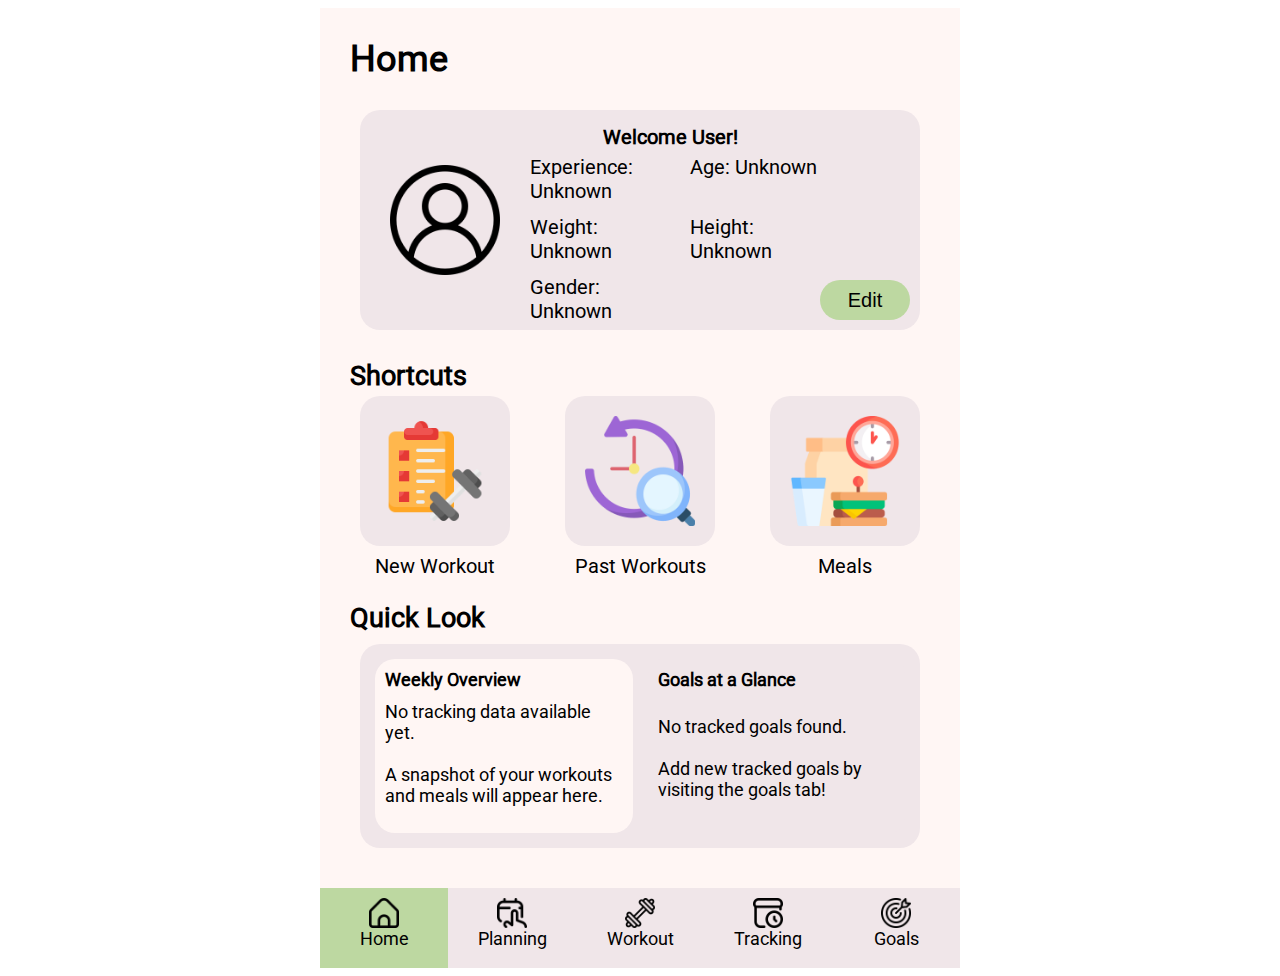
<file: index.html>
<!DOCTYPE html>

<link rel="stylesheet" href="./css/global.css">

<head>
    <style>
      .profile {
        height: 220px;  
        width: 560px;
        margin: auto;
        background-color: #f0e6e9;
        border-radius: 20px;
        display: flex;
      }
      .profile img {
        height: 50%;
        align-self: center;
        margin: 10px 30px;
      }
      .profile_text {
        height: 100%;  
        width: 50%;
        margin: 20px 0;  
      }
      .profile_text h3 {
        text-align: center;
        margin: -5px 0 0 0; 
        font-size: 20px;  
      }
      .profile_text p {
        margin: 6px 0;  
        line-height: 1.2;
      }
      .status_text {
        display: grid; 
        width: 300px;
        grid-template-columns: 1fr 1fr;
        gap: 0px 20px; 
      }
      .status_text p {
        font-size: 20px;
      }
      .edit_btn {
        margin: 10px;
        height: 40px;
        width: 100px;
        border-radius: 20px;
        border-color: transparent;
        align-self: self-end;
        background-color: #bdd8a1;
        display: flex; 
        justify-content: center; 
        align-items: center; 
        text-align: center;
        font-size: 20px;
        cursor: pointer;
        transition: background-color 0.3s ease;
      }

      .edit_btn:hover {
        background-color: #7fa85e;
      }

    .shortcut_container {
        height: 150px;
        width: 560px;
        margin: auto;
        display: flex;
        justify-content: space-between;
        align-items: center;
    }

    .shortcut {
        display: flex;
        flex-direction: column;
        align-items: center;
    }

    .shortcut p {
        margin-top: 8px;
        font-size: 20px;
        text-align: center;
    }

    .new_workout, .past_workout, .meals {
        height: 150px;
        width: 150px;
        background-color: #f0e6e9;
        border-radius: 20px;
        transition: background-color 0.3s ease;
    }

    .new_workout:hover, .past_workout:hover, .meals:hover {
        background-color: #b0a6a6;
    }

    .graph {
        height: 204px;
        width: 560px;
        margin: auto;
        margin-top: -20px;
        background-color: #f0e6e9;
        border-radius: 20px;
        padding: 15px;
        box-sizing: border-box;
    }
    
    .tracking-summary {
        display: flex;
        flex-direction: column;
        height: 100%;
    }
    
    .tracking-widget {
        display: flex;
        flex-direction: row;
        height: 100%;
        gap: 15px;
    }
    
    .widget-column {
        flex: 1;
        display: flex;
        flex-direction: column;
    }
    
    .summary-section {
        background-color: #fff6f4;
        border-radius: 20px;
        padding: 10px;
        flex: 1;
        height: 100%;
        display: flex;
        flex-direction: column;
    }

    .goal-tracker-section {
        background-color: #f0e6e9;
        border-radius: 15px;
        padding: 10px;
        overflow-y: auto;
        flex: 1;
        height: 100%;
        display: flex;
        flex-direction: column;
    }

/* 
    .goal-tracker-section, .goal-list {
        scrollbar-width: 24px;
        scrollbar-color: #bdd8a1 #f0e6e9;
    }

    .goal-tracker-section::-webkit-scrollbar {
        width: 8px;
        border-radius: 4px;
    }

    .goal-tracker-section::-webkit-scrollbar-track {
        background: #f0e6e9;
        border-radius: 4px;
    }

    .goal-tracker-section::-webkit-scrollbar-thumb {
        background-color: #bdd8a1;
        border-radius: 4px;
    }

    .goal-tracker-section::-webkit-scrollbar-thumb:hover {
        background-color: #7fa85e;
    } */
    
    .summary-content {
        flex: 1;
        display: flex;
        flex-direction: column;
        justify-content: space-between;
    }
    
    .active-days-container {
        margin-top: 10px;
    }
    
    .active-days-label {
        font-size: 20px;
        margin-bottom: 3px;
        color: #000;
    }
    
    .loading-bar {
        background-color: #a0a0a0;
        height: 10px;
        border-radius: 20px;
        position: relative;
    }
    
    .loading-bar-fill {
        background-color: #bdd8a1;
        height: 100%;
        border-radius: 20px;
    }

    /* Goal tracker styles */
    .goal-tracker-item {
        margin: 15px 0;
        padding: 10px;
        background-color: #fff6f4;
        border-radius: 15px;
    }

    .goal-info {
        font-size: 18px;
        margin-bottom: 5px;
    }

    .goal-status {
        font-size: 14px;
        color: #000;
        display: block;
        margin-top: 5px;
    }
    
    .workout-count, .meal-count {
        font-weight: bold;
        color: #333;
    }
    
    .empty-tracking {
        display: flex;
        flex-direction: column;
        align-items: center;
        justify-content: center;
        height: 100%;
        color: #000;
    }

    .summary-stat {
        display: flex;
        align-items: center;
        margin-bottom: 5px;
        font-size: 20px;
        color: #000;
    }
    
    .stat-icon {
        width: 16px;
        height: 16px;
        display: inline-block;
        margin-right: 5px;
        background-color: #4c7012;
        border-radius: 20px;
    }
    
    .meal-icon {
        background-color: #8B4513;
    }
    
    .summary-title {
        font-weight: bold;
        margin-bottom: 8px;
        color: #000;
    }

    .modal {
        display: none;
        position: fixed;
        top: 0;
        left: 0;
        width: 100%;
        height: 100%;
        background: rgba(0, 0, 0, 0.5);
        justify-content: center;
        align-items: center;
    }

    .modal-content {
        background: #f0e6e9;
        padding: 20px;
        border-radius: 20px;
        width: 300px;
        text-align: center;
        position: relative;
        box-shadow: 0px 4px 10px rgba(0, 0, 0, 0.2);
    }

    .close {
        position: absolute;
        top: 10px;
        right: 15px;
        font-size: 20px;
        cursor: pointer;
    }
    
    .shortcut img {
        display: block;
        margin-left: auto;
        margin-right: auto;
        margin-top: 20px;
        height: 110px;
        width: 110px;
    }

    .shortcut a {
        position: absolute;
        display: block;
        height: 150px;
        width: 150px;
        top: 390px; /* jank but we'll roll with it */
        z-index: 3;
        font-size: 0;
        align-content: center;
    }

    select {
        width: 100%;
        padding: 10px;
        margin: 10px 0;
        border: 1px solid black;
        border-radius: 20px;
        font-size: 20px;
        background-color: #fff;
    }

    select:focus {
        border-color: #bdd8a1;
        outline: none;
    }

    input[type="number"] {
        width: 280px; 
        padding: 10px; 
        margin: 10px 0; 
        border: 1px solid black; 
        border-radius: 20px; 
        font-size: 20px; 
        background-color: #fff; 
    }

    input[type="number"]:focus {
        border-color: #bdd8a1;
        outline: none; 
    }

    label {
        font-weight: bold;
        display: block;
        margin-top: 10px;
        text-align: left;
    }
    #saveButton {
        font-size: 20px;
        background-color: #bdd8a1;
        border: 1px solid black;
        border-radius: 20px;
    }

    #saveButton:hover {
        background-color: #7fa85e;
    }

    body.modal-open {
        pointer-events: none; 
    }

    .modal {
        pointer-events: auto; 
    }
    </style>
</head>

<html>
    <body>
        <div class="device">
            <h1>Home</h1>
            <div class="profile">
                <img src="./resources/images/homepage/profile_icon.png" alt="">
                <div class="profile_text">
                    <h3>Welcome User!</h3>
                    <div class="status_text">
                        <p>Experience: <span id="experience">Unknown</span></p>
                        <p>Age: <span id="age">Unknown</span></p>
                        <p>Weight: <span id="weight">Unknown</span></p>
                        <p>Height: <span id="height">Unknown</span></p>
                        <p>Gender: <span id="gender">Unknown</span></p>
                    </div> 
                </div>
                <button class="edit_btn">Edit</button>
            </div>
            

            <h2>Shortcuts</h2>
            <!-- the text for anchor links will just be set to font-size: 0-->
            <div class="shortcut_container">
                <div class="shortcut">
                    <div class="new_workout">
                        <img src="./resources/images/homepage/new_workout.png">
                        <a href="./html/planning.html">New Workout</a>
                    </div>
                    <p>New Workout</p>
                </div>
                <div class="shortcut">
                    <div class="past_workout">
                        <img src="./resources/images/homepage/past_workouts.png">
                        <a href="./html/tracking.html">Past Workout</a>
                    </div>
                    <p>Past Workouts</p>
                </div>
                <div class="shortcut">
                    <div class="meals">
                        <img src="./resources/images/homepage/meals.png">
                        <a href="./html/tracking.html">Meals</a>
                    </div>
                    <p>Meals</p>
                </div>
            </div>

            <h2>Quick Look</h2>
            <div class="graph">
                <div id="tracking-summary" class="tracking-summary">
                    <!-- Tracking summary will be inserted here by JavaScript -->
                </div>
            </div>

            <div class="bottom-nav">
                <div class="active">
                    <img src="./resources/images/navbar/home.png">
                    <a href="./index.html">Home</a>
                </div>
                <div class="inactive">
                    <img src="./resources/images/navbar/planning.png">
                    <a href="./html/planning.html">Planning</a>
                </div>
                <div class="inactive">
                    <img src="./resources/images/navbar/workout.png">
                    <a href="./html/workout.html">Workout</a>
                </div>
                <div class="inactive">
                    <img src="./resources/images/navbar/tracking.png">
                    <a href="./html/tracking.html">Tracking</a>
                </div>
                <div class="inactive">
                    <img src="./resources/images/navbar/goals.png">
                    <a href="./html/goals.html">Goals</a>
                </div>
            </div>
        </div>

        <div id="modal" class="modal">
            <div class="modal-content">
                <span class="close">x</span>
                <h3>Edit Profile</h2>
                <label for="experienceInput">Experience:</label>
                <select id="experienceInput">
                    <option value="Beginner">Beginner(New)</option>
                    <option value="Intermediate">Intermediate(1-3 Years)</option>
                    <option value="Advanced">Advanced(3+ Years)</option>
                </select>

                <label for="ageInput">Age (years):</label>
                <input type="number" id="ageInput" placeholder="Enter your age" min="1" max="120" step="1">

                <label for="weightInput">Weight (lbs):</label>
                <input type="number" id="weightInput" placeholder="Enter your weight" min="1" max="999" step="1">

                <label for="heightInput">Height (inches):</label>
                <input type="number" id="heightInput" placeholder="Enter your height in inches" min="36" max="96" step="1">

                <label for="genderInput">Gender:</label>
                <select id="genderInput">
                    <option value="Male">Male</option>
                    <option value="Female">Female</option>
                    <option value="Other">Other</option>
                </select>
                
                <button id="saveButton">Save</button>
            </div>
        </div>

        <script>
            document.addEventListener("DOMContentLoaded", function () {
                const modal = document.getElementById("modal");
                const editButton = document.querySelector(".edit_btn");
                const closeButton = document.querySelector(".close");
                const saveButton = document.getElementById("saveButton");

                const experienceSpan = document.getElementById("experience");
                const ageSpan = document.getElementById("age");
                const weightSpan = document.getElementById("weight");
                const heightSpan = document.getElementById("height");
                const genderSpan = document.getElementById("gender");

                const experienceInput = document.getElementById("experienceInput");
                const ageInput = document.getElementById("ageInput");
                const weightInput = document.getElementById("weightInput");
                const heightInput = document.getElementById("heightInput");
                const genderInput = document.getElementById("genderInput");

                const savedData = JSON.parse(localStorage.getItem('profileData') || '{}');
                

                if (savedData.experience) {
                    experienceInput.value = savedData.experience;
                    experienceSpan.textContent = savedData.experience;
                }
                if (savedData.age) {
                    ageInput.value = savedData.age;
                    ageSpan.textContent = savedData.age + " yrs";
                }
                if (savedData.weight) {
                    weightInput.value = savedData.weight;
                    weightSpan.textContent = savedData.weight + " lbs";
                }
                if (savedData.height) {
                    heightInput.value = savedData.height;
                    const feet = Math.floor(savedData.height / 12);
                    const inches = savedData.height % 12;
                    heightSpan.textContent = `${feet}'${inches}"`;
                }
                if (savedData.gender) {
                    genderInput.value = savedData.gender;
                    genderSpan.textContent = savedData.gender;
                }

                editButton.addEventListener("click", function () {
                    modal.style.display = "flex";
                    document.body.classList.add("modal-open"); 
                });

                closeButton.addEventListener("click", function () {
                    modal.style.display = "none";
                    document.body.classList.remove("modal-open"); 
                });

                saveButton.addEventListener("click", function () {
                    const profileData = {
                        experience: experienceInput.value,
                        age: ageInput.value,
                        weight: weightInput.value,
                        height: heightInput.value,
                        gender: genderInput.value
                    };
                    localStorage.setItem('profileData', JSON.stringify(profileData));

                    experienceSpan.textContent = experienceInput.value;

                    if (ageInput.value.trim() === "") {
                        ageSpan.textContent = "Unknown";
                    } else {
                        ageSpan.textContent = ageInput.value + " yrs";
                    }

                    if (weightInput.value.trim() === "") {
                        weightSpan.textContent = "Unknown";
                    } else {
                        weightSpan.textContent = weightInput.value + " lbs";
                    }

                    const totalInches = parseInt(heightInput.value, 10);
                    if (!isNaN(totalInches) && heightInput.value.trim() !== "") {
                        const feet = Math.floor(totalInches / 12);
                        const inches = totalInches % 12;
                        heightSpan.textContent = `${feet}'${inches}"`;
                    } else {
                        heightSpan.textContent = "Unknown";
                    }

                    genderSpan.textContent = genderInput.value;

                    modal.style.display = "none";
                    document.body.classList.remove("modal-open");
                });

                function renderSummary() {
                    let summaryTrackerHTML = "";
                    let dayData;
                    try {
                        // Safely parse the localStorage data
                        const storedData = localStorage.getItem('dayData');
                        dayData = storedData ? JSON.parse(storedData) : {
                            Sun: { pastWeek: [], meals: [] },
                            Mon: { pastWeek: [], meals: [] },
                            Tue: { pastWeek: [], meals: [] },
                            Wed: { pastWeek: [], meals: [] },
                            Thu: { pastWeek: [], meals: [] },
                            Fri: { pastWeek: [], meals: [] },
                            Sat: { pastWeek: [], meals: [] }
                        };
                    } catch (e) {
                        // Fallback if JSON parsing fails
                        console.error('Error parsing tracking data:', e);
                        dayData = {
                            Sun: { pastWeek: [], meals: [] },
                            Mon: { pastWeek: [], meals: [] },
                            Tue: { pastWeek: [], meals: [] },
                            Wed: { pastWeek: [], meals: [] },
                            Thu: { pastWeek: [], meals: [] },
                            Fri: { pastWeek: [], meals: [] },
                            Sat: { pastWeek: [], meals: [] }
                        };
                    }
                    
                    let totalWorkouts = 0;
                    let totalMeals = 0;
                    let daysWithData = 0;
                    
                    // Count workouts and meals
                    const daysOfWeek = ["Sun", "Mon", "Tue", "Wed", "Thu", "Fri", "Sat"];
                    const activeDays = {};
                    
                    daysOfWeek.forEach(day => {
                        if (dayData[day]) {
                            const workouts = dayData[day].pastWeek ? dayData[day].pastWeek.length : 0;
                            const meals = dayData[day].meals ? dayData[day].meals.length : 0;
                            
                            totalWorkouts += workouts;
                            totalMeals += meals;
                            
                            activeDays[day] = {
                                workouts: workouts,
                                meals: meals,
                                hasActivity: workouts > 0 || meals > 0
                            };
                            
                            if (workouts > 0 || meals > 0) {
                                daysWithData++;
                            }
                        }
                    });
                    
                    if (daysWithData === 0) {
                        summaryTrackerHTML = `
                            <div class="summary-title">Weekly Overview</div>
                            <div style="margin-top: -20px" class="empty-tracking">
                                <p>No tracking data available yet.<br/><br/>A snapshot of your workouts and meals will appear here.</p>
                            </div>
                        `;
                        return summaryTrackerHTML;
                    }
                    
                    // Get the active days with most activity for display (limit to 3 for space)
                    const activeDaysSorted = daysOfWeek
                        .filter(day => activeDays[day] && activeDays[day].hasActivity)
                        .sort((a, b) => {
                            const aTotal = activeDays[a].workouts + activeDays[a].meals;
                            const bTotal = activeDays[b].workouts + activeDays[b].meals;
                            return bTotal - aTotal;
                        })
                        .slice(0, 3);
                    

                    summaryTrackerHTML = `
                        <div class="summary-title">Weekly Overview</div>
                            <div class="summary-content">
                                <div>
                                    <div class="summary-stat">
                                        <span class="stat-icon"></span>
                                        <span>${totalWorkouts} workout${totalWorkouts !== 1 ? 's' : ''}</span>
                                    </div>
                                    <div class="summary-stat">
                                        <span class="stat-icon meal-icon"></span>
                                        <span>${totalMeals} meal${totalMeals !== 1 ? 's' : ''}</span>
                                    </div>
                                </div>
                                <div class="active-days-container">
                                    <div class="active-days-label">Active: ${daysWithData} of 7 days</div>
                                    <div class="loading-bar">
                                        <div class="loading-bar-fill" style="width: ${(daysWithData/7)*100}%"></div>
                                    </div>
                                </div>
                            </div>`;
                    return summaryTrackerHTML;
                }
                
                function renderGoalTracker() {
                    // Get tracked goals from localStorage
                    let rawGoals = JSON.parse(localStorage.getItem('trackedGoals')) || [];
                    
                    let goalTrackerHTML = `
                        <div class="breakdown-section">
                        <div class="summary-title">Goals at a Glance</div>
                    `;

                    try {
                        const splitGoals = rawGoals.replace(/}{/g, '}|{').split('|');
                        const trackedGoals = splitGoals.map(goal => JSON.parse(goal));
                    
                        // Calculate completion percentage for each goal and sort from greatest to least
                        const sortedGoals = [...trackedGoals].sort((a, b) => {
                            // Calculate completion percentage for goal A
                            let percentA = 0;
                            if (a.completed) {
                                percentA = 100;
                            } else if (a.tracking && a.tracking.target > 0) {
                                percentA = Math.min(100, Math.round((a.tracking.current / a.tracking.target) * 100));
                            }
                            
                            // Calculate completion percentage for goal B
                            let percentB = 0;
                            if (b.completed) {
                                percentB = 100;
                            } else if (b.tracking && b.tracking.target > 0) {
                                percentB = Math.min(100, Math.round((b.tracking.current / b.tracking.target) * 100));
                            }
                            
                            // Sort from greatest to least
                            return percentB - percentA;
                        });

                        // console.log(sortedGoals);
                        
                        // Create HTML for the goal tracker section

                        
                        if (sortedGoals.length === 0) {
                            goalTrackerHTML += `<p>No goals set. Add goals in the Goals section.</p>`;
                        } else {
                            sortedGoals.forEach(goal => {
                                // Calculate progress percentage
                                let progressPercentage = 0;
                                if (goal.tracking && goal.tracking.target > 0) {
                                    progressPercentage = Math.min(100, Math.round((goal.tracking.current / goal.tracking.target) * 100));
                                }
                                
                                // For completed goals, always show 100%
                                if (goal.completed) {
                                    progressPercentage = 100;
                                }
                                

                                goalTrackerHTML += `
                                    <div class="goal-tracker-item">
                                    <div class="goal-info">${goal.text}</div>
                                    <span class="goal-status">
                                        <div class="loading-bar">
                                            <div class="loading-bar-fill" style="width: ${(goal.tracking.current/goal.tracking.target)*100}%"></div>
                                        </div>
                                        Progress: ${goal.tracking ? ` (${goal.tracking.current}/${goal.tracking.target} ${goal.tracking.metric})` : ''}
                                    </span>
                                    </div>
                                `;
                            });
                        }
                        goalTrackerHTML += `</div>`;
                    }
                    catch (e) {
                        goalTrackerHTML += `
                            <div class="empty-tracking">
                                <p>No tracked goals found.<br/><br/>Add new tracked goals by visiting the goals tab!</p>
                            </div>
                            `;
                        console.log(e);
                        console.log(rawGoals);
                    }
                    
                    return goalTrackerHTML;
                }


                // New code to populate tracking summary
                function updateTrackingSummary() {
                    const trackingSummaryElement = document.getElementById('tracking-summary');
                    let summaryHTML = `
                        <div class="tracking-widget">
                            <div class="widget-column">
                                <div class="summary-section">
                                    <span>${renderSummary()}</span>
                                </div>
                            </div>
                            <div class="widget-column">
                                <div class="goal-tracker-section">
                                    <span>${renderGoalTracker()}</span>
                                </div>
                            </div>
                        </div>
                     `;               
                    
                    // Add event listener to check for goal updates periodically
                    document.addEventListener('DOMContentLoaded', () => {
                        // Initial render happens via summaryHTML
                        // Check for updates to goals every few seconds and update the display if needed
                        setInterval(() => {
                            const breakdownSection = document.querySelector('.breakdown-section');
                            if (breakdownSection) {
                                breakdownSection.outerHTML = renderGoalTracker();
                            }
                        }, 3000);
                    })
                                    
                    trackingSummaryElement.innerHTML = summaryHTML;
                }
                
                // Update tracking summary when page loads
                updateTrackingSummary();
            });
        </script>
    </body>

</html>
</file>
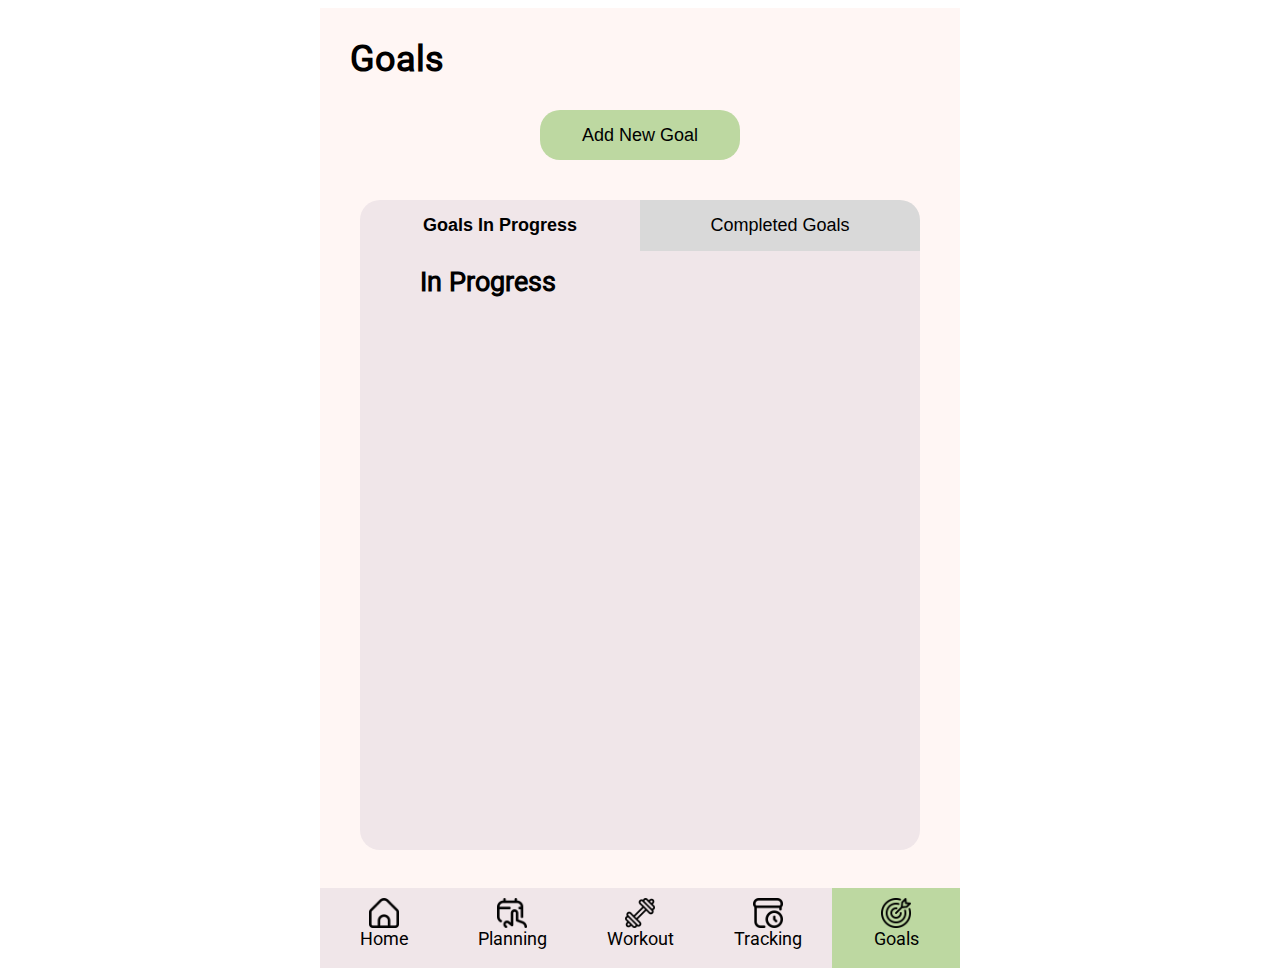
<file: html/goals.html>
<!DOCTYPE html>
<html lang="en">
<head>
    <meta charset="UTF-8">
    <meta name="viewport" content="width=device-width, initial-scale=1.0">
    <link rel="stylesheet" href="../css/global.css">
    <style>
        h2 {
            text-align: left;
        }

        .section-container {
            display: flex;
            flex-direction: column;
            align-items: center;
            margin-top: 20px;
        }

        .section-button {
            width: 200px;
            height: 50px;
            margin-bottom: 40px;
            background-color: #bdd8a1;
            border: none;
            border-radius: 20px;
            font-size: 18px;
            font-weight: normal;
            cursor: pointer;
            transition: background-color 0.3s ease;
        }

        .section-button:hover {
            background-color: #7fa85e;
        }

        .container {
            width: 100%;
            max-width: 560px;
            margin: auto;
            display: flex;
            flex-direction: column;
            justify-content: flex-start;
            height: 650px;
        }

        .box {
            background-color: #f0e6e9;
            border-radius: 20px;
            padding: 30px;
            margin-top: -45px;
            flex-grow: 1;
            max-height: 650px; 
            overflow-y: auto; 
        }

        .goal-list {
            display: flex;
            flex-direction: column;
            max-height: calc(100% - 100px);
            overflow-y: auto;
            padding-right: 10px; /* Add padding for scrollbar */
            margin-right: -10px; /* Compensate for padding */
        }

        .goals-form-popup {
            display: none;
            flex-direction: column;
            position: fixed;
            background-color: #f0e6e9;
            box-shadow: 0 4px 8px rgba(0, 0, 0, 0.1);
            border-radius: 20px;
            padding: 20px;
            width: 500px;
            z-index: 9;
        }



        .cancel-btn-container {
            display: flex;
            width: 100%;
            justify-content: end;
        }

        .cancel-btn-container h2 {
            position: absolute;
            left: 0;
            font-size: 20px;
            margin-top: 20px;
        }

        .cancel-btn {
            text-align: center;
            margin: 10px 10px;
            height: 45px;
            width: 45px;
            background-color: transparent;
            border-color: transparent;
            font-size: 20px;
            cursor: pointer;
        }

        .goal-input {
            display: flex;
            flex-direction: column;
            gap: 20px;
            margin-top: -20px;
        }
        
        .goal-input input, .goal-input select {
            margin: auto;
            margin-top: 15px;
            padding: 10px;
            border-radius: 20px;
            border: 1px solid #ccc;
        }

        .submit-btn {
            margin-left: auto;
            margin-right: 20px;
            padding: 10px;
            background-color: #bdd8a1;
            color: black;
            border-radius: 20px;
            font-size: 18px;
            border-color: transparent;
            cursor: pointer;
            height: 35px;
            width: 100px;
            text-align: center;
            display: flex;
            align-items: center;
            justify-content: center;
        }

        .goal-input button:hover {
            background-color: #7fa85e;
        }
        .goal-container {
            display: flex;
            padding: 20px 0px;
        }
        
        .goal-input input {
            width: 90%;
            height: 20px;
            margin: 0 auto; 
        }

        .additional-details-btn {
            border-radius: 20px;
            border: none;
            background-color: #bdd8a1;
            color: black;
            font-size: 18px;
            cursor: pointer;
            transition: background-color 0.3s;
            height: 42px;
            width: 80px;
            margin: 0 auto; 
        }

        .additional-details-btn:hover {
            background-color: #7fa85e;
        }

        .additional-goal-details {
            display: flex;
            flex-direction: column;
            gap: 5px;  
            padding: 5px;  
            margin-top: -20px;
            margin-bottom: 20px;
        }

        .additional-goal-details h2 {
            left: 0;
            padding-left: 6px;
            font-size: 18px;
            margin: 10px 0; 
        }

        .goal-details-inputs {
            display: flex;
            gap: 10px;
            justify-content: center;
        }

        .additional-goal-details input {
            padding: 8px;
            width: 220px; 
            height: 22px;
            border-radius: 20px;
            border: 1px solid #ccc;
            margin: 0 auto;
        }
        .additional-goal-details select {
            padding: 8px;
            width: 220px;  
            height: 40px;
            border-radius: 20px;
            border: 1px solid #ccc;
            margin: 0 auto;
        }

        .tracking-inputs {
            display: flex;
            flex-direction: column;
            gap: 5px;
            padding: 5px;
            margin-top: 10px;
            margin-bottom: 20px;
        }

        .tracking-details-inputs {
            display: flex;
            gap: 10px;
            justify-content: center;
        }

        .tracking-details-inputs select, .tracking-details-inputs input {
            padding: 8px;
            width: 220px;
            height: 40px;
            border-radius: 20px;
            border: 1px solid #ccc;
            margin: 0 auto;
        }

        .tracking-details-inputs input[type="number"] {
            height: 22px;
        }

        .goal-item, .detailed-goal-item {
            display: flex;
            align-items: center;
            justify-content: space-between;
            background-color: #fff6f4;
            padding: 15px;
            margin: 5px 0;
            border-radius: 20px;
            transition: opacity 0.5s ease-out;
            flex-wrap: wrap;
        }

        .goal-item span, .detailed-goal-item span {
            flex: 1;
            text-align: left;
        }

        .goal-details {
            font-size: 16px;
            color: #666;
            margin-top: 5px;
            text-align: left;
            width: 100%;
        }

        .tabs {
            display: flex;
            justify-content: space-around;
            z-index: 1;
        }

        .goals-tab {
            padding: 15px 20px;
            background-color: #d9d9d9;
            border-radius: 20px 0 0 0;
            cursor: pointer;
            flex: 1;
            text-align: center;
            transition: background-color 0.3s ease;
            border: none;
            font-size: 18px
        }

        .completed-tab {
            padding: 15px 20px;
            background-color: #d9d9d9;
            border-radius: 0 20px 0 0;
            cursor: pointer;
            flex: 1;
            text-align: center;
            transition: background-color 0.3s ease;
            border: none;
            font-size: 18px;
        }

        .active-tab {
            background-color: #f0e6e9;
            color: black;
            font-weight: bold;
        }

        .move-icon {
            width: 30px;
            height: 30px;
            border-radius: 20px;
            background-color: #bdd8a1;
            display: flex;
            align-items: center;
            justify-content: center;
            cursor: pointer;
            transition: background-color 0.3s ease;
        }

        .move-icon:hover {
            background-color: #7fa85e;
        }

        .move-icon:before {
            content: '✓';
            font-size: 20px;
            color: white;
        }

        .fade-out {
            opacity: 0;
            transition: opacity 0.5s ease-out;
        }

    </style>
</head>
<body>
    <div class="device">
        <h1>Goals</h1>

        <div class="section-container">
            <button class="section-button" onclick="openForm()">Add New Goal</button>

            <div class="goals-form-popup" id="goalsForm">
                <div class="cancel-btn-container">
                    <h2>New Goal</h2>
                    <button class="cancel-btn" onclick="closeForm()">x</button>
                </div>
                
                <form class="goal-input" onsubmit="event.preventDefault(); addGoal();">
                    <!-- goal title/short descriptor -->
                    <div class="goal-container">
                        <input type="text" id="goalText" placeholder="Enter your goal...">
                    </div>
                    
                    <div class="additional-goal-details" id="additionalGoalsForm">
                        <h2>Advanced Settings (Optional)</h2> 
                        <div class="goal-details-inputs">
                            <select id="goalType" onchange="toggleTrackingInputs()">
                                <option value="None">No Type</option>
                                <option value="Exercise">Exercise</option>
                                <option value="Weight">Weight</option>
                                <option value="Nutrition">Nutrition</option>
                                <option value="Consistency">Consistency</option>
                            </select>
                            <input type="date" id="targetDate" placeholder="Target Date">
                        </div>

                        <!-- Add new tracking section -->
                        <h2>Tracking (Optional)</h2>
                        <div class="tracking-inputs" id="trackingForm">
                            <div class="tracking-details-inputs">
                                <select id="trackingMetric">
                                    <option value="None">Select Metric</option>
                                    <option value="Workouts">Number of Workouts</option>
                                    <option value="Calories">Calorie Intake</option>
                                </select>
                                <input type="number" id="targetValue" placeholder="Target Amount" min="0">
                            </div>
                        </div>
                    </div>
                    <!-- submit goal -->
                    <button class="submit-btn" type="submit">Add Goal</button>
                </form>
            </div>
        </div>

        <div class="container">
            <div class="tabs">
                <button type="button" id="addGoalTab" class="goals-tab active-tab" onclick="showTab('add')">Goals In Progress</button>
                <button type="button" id="completedGoalTab" class="completed-tab" onclick="showTab('completed')">Completed Goals</button>
            </div>
            <div id="goalInProgressSection" class="box">
                <h2>In Progress</h2>
                <div class="goal-list" id="goalList"></div>
            </div>
            <div id="completedGoalSection" class="box" style="display: none;">
                <h2>Completed Goals</h2>
                <div class="goal-list" id="completedGoalList"></div>
            </div>
        </div>
        <div class="bottom-nav">
            <div class="inactive">
                <img src="../resources/images/navbar/home.png">
                <a href="../index.html">Home</a>
            </div>
            <div class="inactive">
                <img src="../resources/images/navbar/planning.png">
                <a href="./planning.html">Planning</a>
            </div>
            <div class="inactive">
                <img src="../resources/images/navbar/workout.png">
                <a href="./workout.html">Workout</a>
            </div>
            <div class="inactive">
                <img src="../resources/images/navbar/tracking.png">
                <a href="./tracking.html">Tracking</a>
            </div>
            <div class="active">
                <img src="../resources/images/navbar/goals.png">
                <a href="./goals.html">Goals</a>
            </div>
        </div>
    </div>

    <script>
        function showTab(tab) {
            document.getElementById('goalInProgressSection').style.display = tab === 'add' ? 'block' : 'none';
            document.getElementById('completedGoalSection').style.display = tab === 'completed' ? 'block' : 'none';
    
            document.getElementById('addGoalTab').classList.toggle('active-tab', tab === 'add');
            document.getElementById('completedGoalTab').classList.toggle('active-tab', tab === 'completed');
    
            if (tab === 'add') {
                renderActiveGoals();
            } else if (tab === 'completed') {
                renderCompletedGoals();
            }
        }

        function openForm() {
            document.getElementById("goalsForm").style.display = "block";
        }

        function closeForm() {
            document.getElementById("goalsForm").style.display = "none";
        }
    
        function toggleTrackingInputs() {
            const goalType = document.getElementById('goalType').value;
            const trackingForm = document.getElementById('trackingForm');
            trackingForm.style.display = goalType !== 'None' ? 'flex' : 'none';
        }
    
        function addGoal() {
            const goalText = document.getElementById("goalText").value;
            const goalType = document.getElementById("goalType").value;
            const targetDate = document.getElementById("targetDate").value;
            const trackingMetric = document.getElementById("trackingMetric").value;
            const targetValue = document.getElementById("targetValue").value;

            // Basic validation
            if (goalText.trim() === "") {
                alert("Please enter a goal description");
                return;
            }

            // If metric is selected, validate all tracking fields
            if (trackingMetric !== "None") {
                if (!targetValue || targetValue <= 0) {
                    alert("Please enter a valid target amount greater than 0");
                    return;
                }
            }

            const goal = {
                text: goalText,
                completed: false,
                type: ((goalType === "None" && targetDate === "") ? 'simple' : 'detailed'),
                category: ((goalType !== "None") ? goalType : NaN),
                date: ((targetDate !== "") ? targetDate : "No Date")
            };

            // Add tracking information if all required fields are filled
            if (trackingMetric !== "None" && targetValue) {
                goal.tracking = {
                    metric: trackingMetric,
                    target: parseFloat(targetValue),
                    current: 0,
                    meals: [], 
                    startingWorkoutCount: trackingMetric === 'Workouts' ? countCompletedWorkouts() : 0,
                    createdAt: Date.now() 
                };
            }

            const goals = JSON.parse(localStorage.getItem('goals')) || [];
            goals.push(goal);
            localStorage.setItem('goals', JSON.stringify(goals));
            renderActiveGoals();

            // Reset form
            document.getElementById("goalText").value = "";
            document.getElementById("targetValue").value = "";
            document.getElementById("trackingMetric").value = "None";
            document.getElementById("goalType").value = "None";
            document.getElementById("targetDate").value = "";

            closeForm();
        }
    
        function moveToCompleted(index, button) {
            const goals = JSON.parse(localStorage.getItem('goals')) || [];
            goals[index].completed = true;
            localStorage.setItem('goals', JSON.stringify(goals));
    
            const goalElement = button.parentElement;
            goalElement.classList.add("fade-out");
    
            setTimeout(() => {
                renderActiveGoals();
                renderCompletedGoals();
            }, 500);
        }
    
        function countCompletedWorkouts() {
            const workouts = JSON.parse(localStorage.getItem('workoutHistory')) || [];
            return workouts.length;
        }
    
        // crucial synchronization to set items for tracker display in index.html
        function syncTrackedGoalsToLocalStorage(goalsList) {
            // Get the existing trackedGoals from localStorage
            const trackedGoals = goalsList;

            // Update localStorage with the tracked goals
            localStorage.setItem('trackedGoals', JSON.stringify(trackedGoals));
        }

        function renderActiveGoals() {
            const goalList = document.getElementById("goalList");
            goalList.innerHTML = "";
            const goals = JSON.parse(localStorage.getItem('goals')) || [];
            
            goals.forEach((goal, index) => {
                if (!goal.completed) {
                    const goalItem = document.createElement("div");
                    goalItem.classList.add(goal.type === 'detailed' ? "detailed-goal-item" : "goal-item");
                    
                    let details = '';
                    if (goal.tracking || goal.type === 'detailed') {
                        let trackingInfo = goal.tracking ? 
                            `Progress: ${goal.tracking.current}/${goal.tracking.target} ${goal.tracking.metric}` : '';
                        let categoryInfo = goal.category && goal.category !== "None" ? `${goal.category} | ` : '';
                        let dateInfo = goal.date !== "No Date" ? `Target Date: ${goal.date}` : '';
                        
                        let mainInfo = `${categoryInfo}${dateInfo}`.trim();
                        details = `<div class="goal-details">
                            ${mainInfo}${trackingInfo ? (mainInfo ? '<br>' : '') + trackingInfo : ''}
                        </div>`;
                    }

                    goalItem.innerHTML = `
                        <div style="display: flex; flex-direction: column; align-items: flex-start; flex: 1;">
                            <div>${goal.text}</div>
                            ${details}
                        </div>
                        <div class="move-icon" onclick="moveToCompleted(${index}, this)"></div>
                    `;
                    goalList.appendChild(goalItem);
                }
            });
        }
    
        function renderCompletedGoals() {
            const completedGoalList = document.getElementById("completedGoalList");
            completedGoalList.innerHTML = "";
            const goals = JSON.parse(localStorage.getItem('goals')) || [];
            goals.forEach((goal, index) => {
                if (goal.completed) {
                    const goalItem = document.createElement("div");
                    goalItem.classList.add(goal.type === 'detailed' ? "detailed-goal-item" : "goal-item");
                    
                    let details = '';
                    if (goal.tracking || goal.type === 'detailed') {
                        let trackingInfo = goal.tracking ? 
                            `Progress: ${goal.tracking.current}/${goal.tracking.target} ${goal.tracking.metric}` : '';
                        let categoryInfo = goal.category && goal.category !== "None" ? `${goal.category} | ` : '';
                        let dateInfo = goal.date !== "No Date" ? `Target Date: ${goal.date}` : '';
                        
                        let mainInfo = `${categoryInfo}${dateInfo}`.trim();
                        details = `<div class="goal-details">
                            ${mainInfo}${trackingInfo ? (mainInfo ? '<br>' : '') + trackingInfo : ''}
                        </div>`;
                    }

                    goalItem.innerHTML = `
                        <span>${goal.text}</span>
                        ${details}
                    `;
                    completedGoalList.appendChild(goalItem);
                }
            });
        }

        function updateTrackedGoals() {
            const goals = JSON.parse(localStorage.getItem('goals')) || [];
            const dayData = JSON.parse(localStorage.getItem('dayData')) || {};
            const currentWorkouts = countCompletedWorkouts();
            let hasUpdates = false;

            let trackedGoals = "";
            goals.forEach((goal, index) => {
                if (!goal.completed && goal.tracking) {

                    trackedGoals = trackedGoals.concat(JSON.stringify(goal));
                    
                    if (goal.tracking.metric === 'Calories') {
                        // Initialize tracking if needed
                        if (!goal.tracking.meals) {
                            goal.tracking.meals = [];
                            goal.tracking.current = 0;
                        }

                        // Get all current meals from dayData
                        const currentMeals = new Map();
                        Object.values(dayData).forEach(day => {
                            if (day.meals) {
                                day.meals.forEach(meal => {
                                    if (meal.id > goal.tracking.createdAt) {
                                        currentMeals.set(meal.id, meal);
                                    }
                                });
                            }
                        });

                        // Reset current progress
                        goal.tracking.current = 0;

                        // Add any new meals
                        currentMeals.forEach(meal => {
                            if (!goal.tracking.meals.some(trackedMeal => trackedMeal.id === meal.id)) {
                                goal.tracking.meals.push({
                                    id: meal.id,
                                    calories: meal.calories
                                });
                                goal.tracking.current += meal.calories;
                                hasUpdates = true;
                            }
                        });

                        // Update tracked meals list and recalculate total
                        goal.tracking.meals = goal.tracking.meals.filter(trackedMeal => {
                            const currentMeal = currentMeals.get(trackedMeal.id);
                            if (currentMeal) {
                                // Only count calories for meals that were already being tracked
                                goal.tracking.current += trackedMeal.calories;
                                return true;
                            }
                            // Remove meal if it was deleted
                            hasUpdates = true;
                            return false;
                        });
                    } else if (goal.tracking.metric === 'Workouts') {
                        // Calculate workouts completed since goal creation
                        const workoutsSinceStart = currentWorkouts - goal.tracking.startingWorkoutCount;
                        if (goal.tracking.current !== workoutsSinceStart) {
                            goal.tracking.current = workoutsSinceStart;
                            hasUpdates = true;
                        }
                    }

                    // Check if goal is reached
                    if (goal.tracking.current >= goal.tracking.target) {
                        goal.completed = true;
                        hasUpdates = true;
                    }
                }
            });

            if (hasUpdates) {
                localStorage.setItem('goals', JSON.stringify(goals));
                renderActiveGoals();
            }
            syncTrackedGoalsToLocalStorage(trackedGoals);
        }

        // Update event listeners
        window.addEventListener('storage', function(e) {
            if (e.key === 'workoutHistory' || e.key === 'completedWorkouts' || e.key === 'dayData') {
                updateTrackedGoals();
            }
        });

        // Call updateTrackedGoals when page loads and periodically
        document.addEventListener('DOMContentLoaded', () => {
            renderActiveGoals();
            updateTrackedGoals();
            // Check for updates more frequently
            setInterval(updateTrackedGoals, 1000);
        });
    </script>    
</body>
</html>
</file>
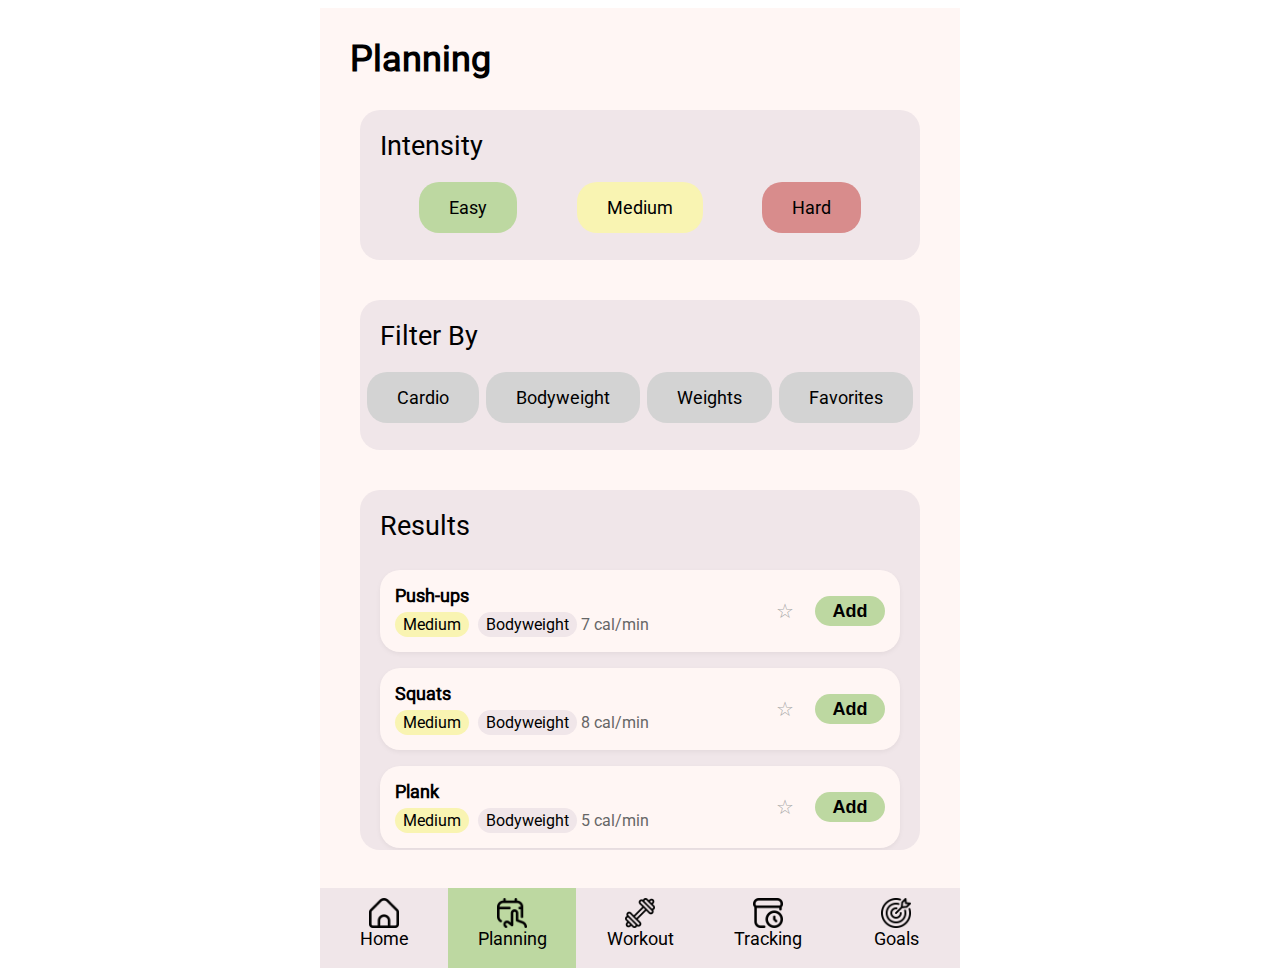
<file: html/planning.html>
<!DOCTYPE html>

<head>
    <link rel="stylesheet" href="../css/global.css">
    <style>
        h3 {
            margin: 20px;
        }

        button {
            height: 30px;
            width: 70px;
            border-radius: 20px;
        }
        
        .intensity-container {
            height: 150px;
            width: 560px;
            margin: auto;
            background-color: #f0e6e9;
            border-radius: 20px;
            display: flex;
            flex-wrap: wrap;
            align-content: flex-start; /* THIS FIXES THE DAMN BLANK SPACE THAT HAPPENS BELOW FLEX CONTAINERS */
            position: relative; /* Add this for clear button positioning */
        }

        .intensity-container + .filter-container {
            margin-top: 40px;
        }

        .filter-container {
            height: 150px;
            width: 560px;
            margin: auto;
            background-color: #f0e6e9;
            border-radius: 20px;
            display: flex;
            flex-wrap: wrap;
            align-content: flex-start; /* THIS FIXES THE DAMN BLANK SPACE THAT HAPPENS BELOW FLEX CONTAINERS */
        }

        .filter-container + .results-container {
            margin-top: 40px;
        }

        .results-container {
            height: 360px;
            width: 560px;
            margin: auto;
            background-color: #f0e6e9;
            border-radius: 20px;
            display: flex;
            flex-direction: column;
            overflow-y: auto;
        }
        
        .container-title {
            margin: 20px;
            font-size: 1.5em;
            text-wrap: nowrap;
        }

        .button-container {
            width: 560px;
            display: flex;            
            justify-content: space-evenly;
        }

        /* intensity buttons */
        .radiobtn {
            position: relative;
            display: block;
            text-align: center;
        }

        .radiobtn label{
            display: block;
            border-radius: 20px;
            padding: 15px 30px;
            margin-bottom: 5px;
            cursor: pointer;
            transition: background-color 0.3s ease, box-shadow 0.3s ease;
        }

        input[type="radio"]{
            display: none;
            position: absolute;
            width: 100%;
            appearance: none;
        }

        input[type="radio"][class="easybtn"] + label {
            background: #bdd8a1;
            border-width: 1px;
            border: #7fa85e;
        }

        input[type="radio"][class="easybtn"]:checked + label {
            background:#7fa85e;
            box-shadow: 0 0 0 5px rgba(60, 155, 85, 0.5);
        }
        
        input[type="radio"][class="mediumbtn"] + label {
            background: #f9f4b2;
        }

        input[type="radio"][class="mediumbtn"]:checked + label {
            background:#d1d141;
            box-shadow: 0 0 0 5px rgba(210, 209, 65, 0.5);
        }

        input[type="radio"][class="hardbtn"] + label {
            background: #d88c8c;
        }

        input[type="radio"][class="hardbtn"]:checked + label {
            background:#b35f5f;
            box-shadow: 0 0 0 5px rgba(179, 95, 95, 0.5);
        }

        /* filter by buttons */
        .filter-checkbox {
            position: relative;
            display: block;
            text-align: center;
        }

        .filter-checkbox label {
            display: block;
            border-radius: 20px;
            padding: 15px 30px;
            margin-bottom: 5px;
            cursor: pointer;
            transition: background-color 0.3s ease, box-shadow 0.3s ease;
        }

        input[type="checkbox"]{
            display: none;
            position: absolute;
            width: 100%;
            appearance: none;
        }

        
        input[type="checkbox"][class="filter"] + label {
            background-color: #d3d3d3;; 
        }
        
        input[type="checkbox"][class="filter"]:checked + label {
            background-color: #a0a0a0; 
            box-shadow: 0 0 0 5px rgba(160, 160, 160, 0.5);
        }

        /* Exercise display styles */
        .exercise-list {
            display: flex;
            flex-direction: column;
            width: 100%;
            padding: 0 20px;
            box-sizing: border-box;
        }

        .exercise-item {
            background-color: #fff6f4;
            border-radius: 20px;
            padding: 15px;
            margin: 8px 0;
            display: flex;
            justify-content: space-between;
            align-items: center;
            box-shadow: 0 2px 5px rgba(0, 0, 0, 0.05);
        }

        .exercise-info {
            flex-grow: 1;
        }

        .exercise-name {
            font-weight: bold;
            font-size: 18px;
            color: #000;
        }

        .exercise-details {
            font-size: 16px;
            color: #666;
            margin-top: 6px;
        }

        .exercise-difficulty {
            padding: 3px 8px;
            border-radius: 20px;
            font-size: 16px;
            margin-right: 5px;
            display: inline-block;
        }

        .difficulty-Easy {
            background-color: #bdd8a1;
            color: #000;
        }

        .difficulty-Medium {
            background-color: #f9f4b2;
            color: #000;
        }

        .difficulty-Hard {
            background-color: #d88c8c;
            color: #000;
        }

        .exercise-type {
            background-color: #f0e6e9;
            padding: 3px 8px;
            border-radius: 20px;
            font-size: 16px;
            color: #000;
            display: inline-block;
        }

        .add-exercise-btn {
            background-color: #bdd8a1;
            text-align: center;
            line-height: 5px;
            border: none;
            border-radius: 20px;
            padding: 8px 15px;
            cursor: pointer;
            transition: background-color 0.3s ease;
            font-weight: bold;
            color: #000;
        }

        .add-exercise-btn:hover {
            background-color: #7fa85e;
        }

        .no-results {
            text-align: center;
            margin: 20px;
            color: #666;
            background-color: #f0e6e9;
            padding: 15px;
            border-radius: 20px;
        }

        .exercise-actions {
            display: flex;
            gap: 10px;
        }

        .favorite-btn {
            background: none;
            border: none;
            cursor: pointer;
            margin-right: 5px;
            width: 30px;
            height: 30px;
            display: flex;
            align-items: center;
            justify-content: center;
            font-size: 20px;
            color: #aaa;
            transition: color 0.3s ease;
        }

        .favorite-btn.favorited {
            color: #f8bb86;
        }

        .favorite-btn:hover {
            color: #f8bb86;
        }

    </style>
</head>
  
<html>
    <body>
        <div class="device">
            <h1>Planning</h1>

            <div class="intensity-container">
                <div class="container-title">Intensity</div>
                <form class="button-container">
                    <!-- these are radio buttons -->
                    <div class="radiobtn">
                        <input type="radio" class="easybtn" name="difficulty" id="easy" value="Easy"/>
                        <label for="easy" style="font-size: 18px">Easy</label>
                    </div>
                    
                    <div class="radiobtn">
                        <input type="radio" class="mediumbtn" name="difficulty" id="medium" value="Medium"/>
                        <label for="medium" style="font-size: 18px">Medium</label>
                    </div>

                    <div class="radiobtn">
                        <input type="radio" class="hardbtn" name="difficulty" id="hard" value="Hard"/>
                        <label for="hard" style="font-size: 18px">Hard</label>
                    </div>
                </form>
            </div>
            
            <div class="filter-container">
                <div class="container-title">Filter By</div>
                <form class="button-container">
                    <!-- these are checkboxes -->
                    <div class="filter-checkbox">
                        <input type="checkbox" class="filter" id="cardio" value="Cardio">
                        <label for="cardio" style="font-size: 18px">Cardio</label>
                    </div>
                    
                    <div class="filter-checkbox">
                        <input type="checkbox" class="filter" id="bodyweight" value="Bodyweight">
                        <label for="bodyweight" style="font-size: 18px">Bodyweight</label>
                    </div>

                    <div class="filter-checkbox">
                        <input type="checkbox" class="filter" id="weights" value="Weights">
                        <label for="weights" style="font-size: 18px">Weights</label>
                    </div>
                    
                    <div class="filter-checkbox">
                        <input type="checkbox" class="filter" id="favorites" value="favorites">
                        <label for="favorites" style="font-size: 18px">Favorites</label>
                    </div>
                </form>
            </div>

            <div class="results-container">
                <div class="container-title">Results</div>
                <div class="exercise-list" id="exercise-list">
                    <!-- Exercise items will be populated here -->
                </div>
            </div>

            <div class="bottom-nav">
                <div class="inactive">
                    <img src="../resources/images/navbar/home.png">
                    <a href="../index.html">Home</a>
                </div>
                <div class="active">
                    <img src="../resources/images/navbar/planning.png">
                    <a href="./planning.html">Planning</a>
                </div>
                <div class="inactive">
                    <img src="../resources/images/navbar/workout.png">
                    <a href="./workout.html">Workout</a>
                </div>
                <div class="inactive">
                    <img src="../resources/images/navbar/tracking.png">
                    <a href="./tracking.html">Tracking</a>
                </div>
                <div class="inactive">
                    <img src="../resources/images/navbar/goals.png">
                    <a href="./goals.html">Goals</a>
                </div>
            </div>
        </div>

        <script>
            // Load exercises data
            let allExercises = [];
            let filteredExercises = [];

            // Function to fetch and load exercises data
            async function loadExercises() {
                try {
                    // First, check if exercises exist in localStorage
                    // const storedExercises = localStorage.getItem('exercises');
                    const storedExercises = exercises;
                    console.log(storedExercises);
                    if (storedExercises) {
                        // If exercises exist in localStorage, use them
                        allExercises = JSON.parse(storedExercises);
                    } else {
                        // If not in localStorage, fetch from file and store them
                        const response = await fetch('../resources/exercises.json');
                        const data = await response.json();
                        allExercises = data.exercises;
                        
                        // Save to localStorage for future use
                        localStorage.setItem('exercises', JSON.stringify(allExercises));
                    }
                    
                    filteredExercises = [...allExercises]; // Create a copy
                    displayExercises(filteredExercises);
                } catch (error) {
                    console.error('Error loading exercises:', error);
                    document.getElementById('exercise-list').innerHTML = '<div class="no-results" style="font-size: 18px" >Error loading exercises</div>';
                }
            }

            // Function to display exercises in the results container
            function displayExercises(exercises) {
                const exerciseList = document.getElementById('exercise-list');
                exerciseList.innerHTML = '';

                if (exercises.length === 0) {
                    exerciseList.innerHTML = '<div class="no-results" style="font-size: 18px">No exercises match your filters</div>';
                    return;
                }

                exercises.forEach(exercise => {
                    const exerciseItem = document.createElement('div');
                    exerciseItem.className = 'exercise-item';
                    exerciseItem.innerHTML = `
                        <div class="exercise-info">
                            <div class="exercise-name">${exercise.name}</div>
                            <div class="exercise-details">
                                <span class="difficulty-${exercise.difficulty} exercise-difficulty">${exercise.difficulty}</span>
                                <span class="exercise-type">${exercise.type}</span>
                                <span>${exercise.caloriesPerMinute} cal/min</span>
                            </div>
                        </div>
                        <div class="exercise-actions">
                            <button class="favorite-btn ${exercise.favorited ? 'favorited' : ''}" data-id="${exercise.id}">
                                ${exercise.favorited ? '★' : '☆'}
                            </button>
                            <button class="add-exercise-btn" data-id="${exercise.id}">Add</button>
                        </div>
                    `;
                    exerciseList.appendChild(exerciseItem);
                });

                // Add event listeners to buttons
                document.querySelectorAll('.add-exercise-btn').forEach(button => {
                    button.addEventListener('click', function() {
                        const exerciseId = this.getAttribute('data-id');
                        addExerciseToWorkout(exerciseId);
                    });
                });
                
                document.querySelectorAll('.favorite-btn').forEach(button => {
                    button.addEventListener('click', function() {
                        const exerciseId = this.getAttribute('data-id');
                        toggleFavorite(exerciseId);
                    });
                });
            }

            // Function to toggle exercise favorite status
            function toggleFavorite(exerciseId) {
                // Find the exercise in the array
                const exercise = allExercises.find(ex => ex.id == exerciseId);
                if (!exercise) return;
                
                // Toggle the favorited status
                exercise.favorited = !exercise.favorited;
                
                // Update the display
                const button = document.querySelector(`.favorite-btn[data-id="${exerciseId}"]`);
                if (button) {
                    button.classList.toggle('favorited');
                    button.innerHTML = exercise.favorited ? '★' : '☆';
                }
                
                // Save updated exercises to localStorage
                localStorage.setItem('exercises', JSON.stringify(allExercises));
                
                // Refresh the display if favorites filter is active
                if (document.getElementById('favorites').checked) {
                    filterExercises();
                }
            }

            // Function to add exercise to workout
            function addExerciseToWorkout(exerciseId) {
                // Find the selected exercise
                const exercise = allExercises.find(ex => ex.id == exerciseId);
                
                if (!exercise) {
                    alert('Exercise not found!');
                    return;
                }
                
                // Get current workout from localStorage or initialize empty
                let currentWorkout = JSON.parse(localStorage.getItem('currentWorkout')) || {
                    id: Date.now(),
                    created: new Date().toISOString()
                };
                
                // If this is a new workout, set the name with the date
                if (!currentWorkout.exercises || currentWorkout.exercises.length === 0) {
                    const workoutDate = new Date(currentWorkout.created).toLocaleDateString('en-US', {
                        month: 'short',
                        day: 'numeric',
                        year: 'numeric'
                    });
                    currentWorkout.name = `Workout ${workoutDate}`;
                    currentWorkout.exercises = [];
                }
                
                // Add this exercise to the workout
                currentWorkout.exercises.push({
                    exerciseId: exercise.id,
                    name: exercise.name,
                    type: exercise.type,
                    difficulty: exercise.difficulty,
                    sets: 3,  // Default values
                    reps: 10, // Default values
                    duration: 0,
                    completed: false // Track completion status
                });
                
                // Save back to localStorage
                localStorage.setItem('currentWorkout', JSON.stringify(currentWorkout));                
            }

            // Function to filter exercises based on selected filters
            function filterExercises() {
                // Get selected difficulty (might be undefined if none selected)
                const selectedDifficultyElement = document.querySelector('input[name="difficulty"]:checked');
                const selectedDifficulty = selectedDifficultyElement ? selectedDifficultyElement.value : null;
                
                // Get selected types
                const selectedTypes = [];
                document.querySelectorAll('input[type="checkbox"]:checked').forEach(checkbox => {
                    if (checkbox.value !== 'favorites') {
                        selectedTypes.push(checkbox.value);
                    }
                });
                
                // Check if favorites filter is active
                const showOnlyFavorites = document.getElementById('favorites').checked;

                // Filter exercises
                filteredExercises = allExercises.filter(exercise => {
                    // Apply difficulty filter if one is selected
                    const difficultyMatch = !selectedDifficulty || exercise.difficulty === selectedDifficulty;
                    
                    // Apply type filter if any types are selected
                    const typeMatch = selectedTypes.length === 0 || selectedTypes.includes(exercise.type);
                    
                    // Apply favorites filter if selected
                    const favoritesMatch = !showOnlyFavorites || exercise.favorited;
                    
                    return difficultyMatch && typeMatch && favoritesMatch;
                });

                // Display filtered exercises
                displayExercises(filteredExercises);
            }

            // Use a variable to track the currently selected radio
            let currentlySelectedRadio = null;

            // Add label click handlers for difficulty buttons instead of radio change events
            document.querySelectorAll('.radiobtn label').forEach(label => {
                label.addEventListener('click', function(e) {
                    // Prevent default behavior to manually handle radio toggling
                    e.preventDefault();
                    
                    // Get the associated radio input
                    const radioId = this.getAttribute('for');
                    const radioInput = document.getElementById(radioId);
                    
                    // If clicking the currently selected radio
                    if (radioInput === currentlySelectedRadio && radioInput.checked) {
                        // Uncheck it
                        radioInput.checked = false;
                        currentlySelectedRadio = null;
                    } else {
                        // Otherwise select it and update tracking
                        radioInput.checked = true;
                        currentlySelectedRadio = radioInput;
                    }
                    
                    // Run filtering
                    filterExercises();
                });
            });

            document.querySelectorAll('input[type="checkbox"]').forEach(checkbox => {
                checkbox.addEventListener('change', filterExercises);
            });

            // Load exercises when page loads
            window.addEventListener('DOMContentLoaded', function() {
                loadExercises();
            });


            const exercises = `[
                    {
                    "id": 1,
                    "name": "Push-ups",
                    "type": "Bodyweight",
                    "targetMuscles": ["Chest", "Shoulders", "Triceps"],
                    "difficulty": "Medium",
                    "description": "Standard push-up with hands shoulder-width apart, lowering body until chest nearly touches the floor.",
                    "caloriesPerMinute": 7,
                    "equipment": [],
                    "favorited": false
                    },
                    {
                    "id": 2,
                    "name": "Squats",
                    "type": "Bodyweight",
                    "targetMuscles": ["Quadriceps", "Hamstrings", "Glutes"],
                    "difficulty": "Medium",
                    "description": "Stand with feet shoulder-width apart, lower body by bending knees and pushing hips back, then return to standing.",
                    "caloriesPerMinute": 8,
                    "equipment": [],
                    "favorited": false
                    },
                    {
                    "id": 3,
                    "name": "Plank",
                    "type": "Bodyweight",
                    "targetMuscles": ["Core", "Shoulders", "Back"],
                    "difficulty": "Medium",
                    "description": "Hold a push-up position with arms straight, maintaining a straight line from head to heels.",
                    "caloriesPerMinute": 5,
                    "equipment": [],
                    "favorited": false
                    },
                    {
                    "id": 4,
                    "name": "Bench Press",
                    "type": "Weights",
                    "targetMuscles": ["Chest", "Shoulders", "Triceps"],
                    "difficulty": "Medium",
                    "description": "Lie on a bench and press a barbell or dumbbells up and down from chest level.",
                    "caloriesPerMinute": 8,
                    "equipment": ["Bench", "Barbell or Dumbbells"],
                    "favorited": false
                    },
                    {
                    "id": 5,
                    "name": "Deadlift",
                    "type": "Weights",
                    "targetMuscles": ["Lower Back", "Hamstrings", "Glutes", "Traps"],
                    "difficulty": "Hard",
                    "description": "Lift a barbell from the ground to hip level while maintaining a straight back.",
                    "caloriesPerMinute": 9,
                    "equipment": ["Barbell", "Weight Plates"],
                    "favorited": false
                    },
                    {
                    "id": 6,
                    "name": "Lunges",
                    "type": "Bodyweight",
                    "targetMuscles": ["Quadriceps", "Hamstrings", "Glutes"],
                    "difficulty": "Medium",
                    "description": "Step forward with one leg, lowering hips until both knees are bent at 90-degree angles, then return and repeat with other leg.",
                    "caloriesPerMinute": 7,
                    "equipment": [],
                    "favorited": false
                    },
                    {
                    "id": 7,
                    "name": "Pull-ups",
                    "type": "Bodyweight",
                    "targetMuscles": ["Back", "Biceps", "Shoulders"],
                    "difficulty": "Hard",
                    "description": "Hang from a bar with palms facing away, pull body up until chin is above the bar.",
                    "caloriesPerMinute": 8,
                    "equipment": ["Pull-up Bar"],
                    "favorited": false
                    },
                    {
                    "id": 8,
                    "name": "Shoulder Press",
                    "type": "Weights",
                    "targetMuscles": ["Shoulders", "Triceps"],
                    "difficulty": "Medium",
                    "description": "Press weights from shoulder height directly upward until arms are fully extended.",
                    "caloriesPerMinute": 7,
                    "equipment": ["Dumbbells or Barbell"],
                    "favorited": false
                    },
                    {
                    "id": 9,
                    "name": "Russian Twists",
                    "type": "Bodyweight",
                    "targetMuscles": ["Obliques", "Abs"],
                    "difficulty": "Medium",
                    "description": "Sit with knees bent and feet off the ground, twist torso from side to side, touching the ground beside hips.",
                    "caloriesPerMinute": 6,
                    "equipment": ["Optional Weight"],
                    "favorited": false
                    },
                    {
                    "id": 10,
                    "name": "Bicep Curls",
                    "type": "Weights",
                    "targetMuscles": ["Biceps", "Forearms"],
                    "difficulty": "Easy",
                    "description": "Curl weights from a hanging position at your sides to shoulder level, keeping elbows close to body.",
                    "caloriesPerMinute": 6,
                    "equipment": ["Dumbbells"],
                    "favorited": false
                    },
                    {
                    "id": 11,
                    "name": "Tricep Dips",
                    "type": "Bodyweight",
                    "targetMuscles": ["Triceps", "Shoulders", "Chest"],
                    "difficulty": "Medium",
                    "description": "Support body with hands on a bench or chair, lower body by bending elbows, then push back up.",
                    "caloriesPerMinute": 7,
                    "equipment": ["Bench or Chair"],
                    "favorited": false
                    },
                    {
                    "id": 12,
                    "name": "Mountain Climbers",
                    "type": "Cardio",
                    "targetMuscles": ["Core", "Shoulders", "Legs"],
                    "difficulty": "Medium",
                    "description": "From a push-up position, alternate bringing knees toward chest in a running motion.",
                    "caloriesPerMinute": 10,
                    "equipment": [],
                    "favorited": false
                    },
                    {
                    "id": 13,
                    "name": "Lat Pulldown",
                    "type": "Weights",
                    "targetMuscles": ["Back", "Biceps"],
                    "difficulty": "Medium",
                    "description": "Pull a cable attachment from overhead down to chest level while seated.",
                    "caloriesPerMinute": 7,
                    "equipment": ["Cable Machine"],
                    "favorited": false
                    },
                    {
                    "id": 14,
                    "name": "Leg Press",
                    "type": "Weights",
                    "targetMuscles": ["Quadriceps", "Hamstrings", "Glutes"],
                    "difficulty": "Medium",
                    "description": "Push weight away from body using legs while seated in a leg press machine.",
                    "caloriesPerMinute": 8,
                    "equipment": ["Leg Press Machine"],
                    "favorited": false
                    },
                    {
                    "id": 15,
                    "name": "Crunches",
                    "type": "Bodyweight",
                    "targetMuscles": ["Abs"],
                    "difficulty": "Easy",
                    "description": "Lie on back with knees bent, lift shoulders toward knees by contracting abdominals.",
                    "caloriesPerMinute": 5,
                    "equipment": [],
                    "favorited": false
                    }
                    ]`;
        </script>
    </body>
</html>
</file>
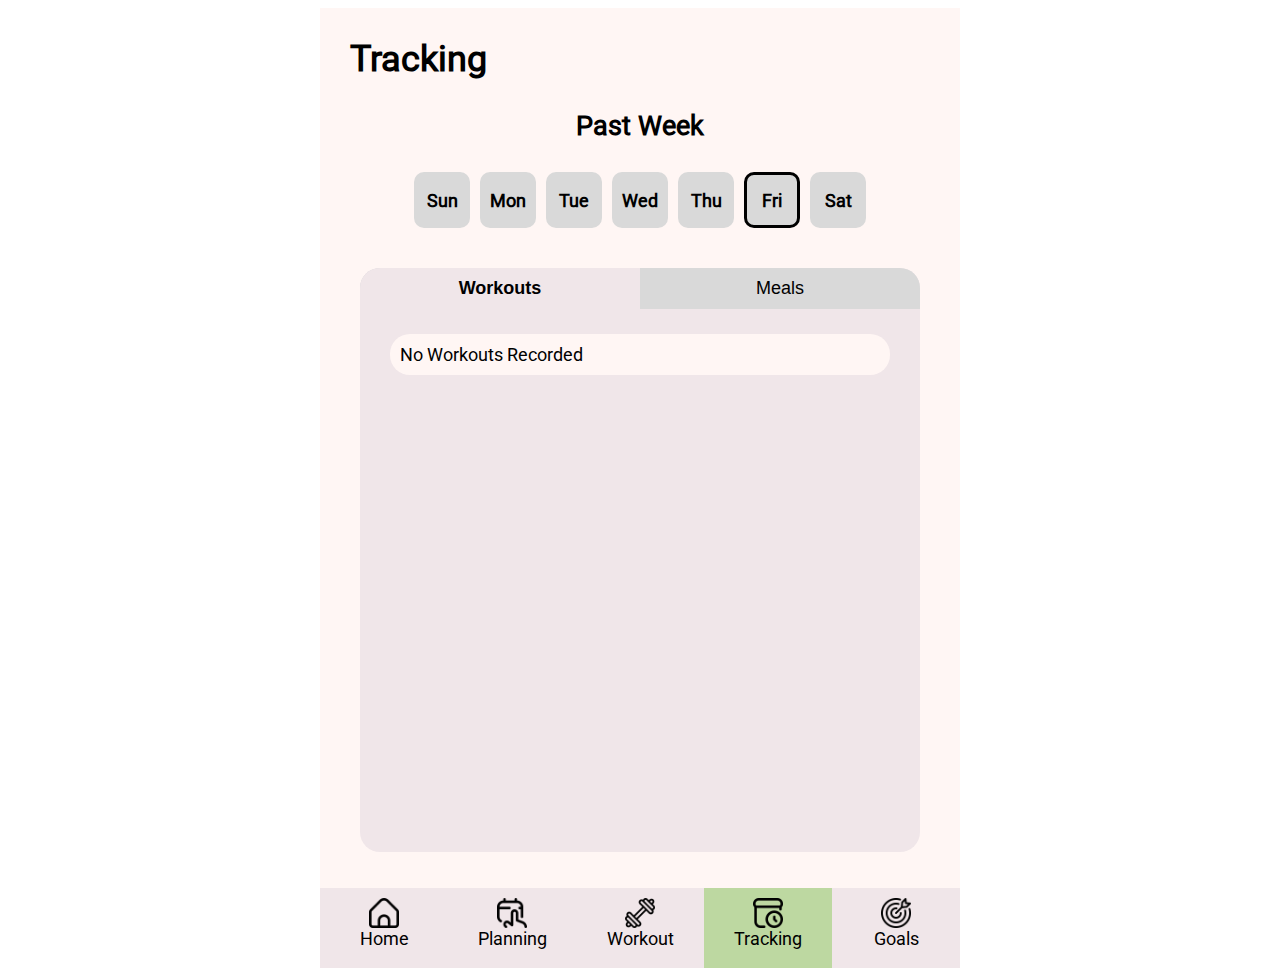
<file: html/tracking.html>
<!DOCTYPE html>

<head>
    <link rel="stylesheet" href="../css/global.css">
    <style>
        .checkin_container {
            text-align: center;
            padding-bottom: 10px;
        }

        .checkin_boxes {
            display: flex;
            gap: 10px;
            justify-content: center;
        }

        .day-label {
            display: flex;
            flex-direction: column;
            align-items: center;
        }

        .day-box {
            width: 50px;
            height: 50px;
            background-color: #f0e6e9;
            border-radius: 10px;
            border-style:solid;
            border-color: transparent;
            display: flex;
            align-items: center;
            justify-content: center;
            font-weight: bold;
            transition: background-color 0.3s ease-in-out;
            cursor: pointer;
        }

        input[type="radio"] {
            display: none; 
        }

        input[type="radio"]:checked + .day-box {
            border-color: black;
        }

        .day-box.has-data {
            background-color: #bdd8a1;
            color: black;
        }

        .day-box.no-data {
            background-color: #d9d9d9;
        }

        .tab_container {
            width: 560px;
            height: 584px;
            background-color: #f0e6e9;
            border-radius: 20px;
            margin: 30px auto;
            display: flex;
            flex-direction: column;
        }

        .tab_select {
            display: flex;
            background-color: #d9d9d9;
            border-top-left-radius: 20px;
            border-top-right-radius: 20px;
        }
        .tab_select button {
            flex: 1;
            background: transparent;
            border: none;
            padding: 10px;
            font-size: 18px;
            border-top-left-radius: 20px;
            border-top-right-radius: 20px;
        }
        
        #tabBtn1.active {
            background-color: #f0e6e9;
            font-weight: bold;
            border-color: transparent;
            border-top-right-radius: 0px;
        }

        #tabBtn2.active {
            background-color: #f0e6e9;
            font-weight: bold;
            border-color: transparent;
            border-top-left-radius: 0px;
        }

        .tab_content {
            flex: 1;
            overflow: hidden;
            padding: 10px;
        }


        .tab {
            display: none;
            height: 100%;
            background-color: transparent;
            border-radius: 20px;
        }

        .tab.active {
            display: block;
        }

        .add-button {
            display: none;
            position: relative;
            margin: 10px auto;
            width: 200px;  
            height: 40px;
            background-color: #bdd8a1;
            color: black;
            border: none;
            border-radius: 20px;  
            font-size: 24px;
            font-weight: bold;
            justify-content: center;
            align-items: center;
            transition: background-color 0.3s ease; 
        }

        .add-button:hover {
            background-color: #7fa85e;  
            color: black; 
        }

        .modal {
            display: none;
            position: fixed;
            z-index: 1;
            left: 0;
            top: 0;
            width: 100%;
            height: 100%;
            background-color: rgba(0, 0, 0, 0.5);
        }

        .modal-content {
            position: relative;  
            background-color: #f0e6e9;
            margin: 15% auto;
            padding: 20px;
            border: 1px solid black;
            width: 300px;
            border-radius: 20px;
            display: flex;
            flex-direction: column;
            gap: 10px;
        }

        .modal-content input {
            padding: 12px; 
            border-radius: 20px;  
            border: 1px solid #ddd;
            font-size: 18px;  
            width: calc(100% - 24px);  
            margin-bottom: 10px;
        }

        #saveMeal {
            background-color: #bdd8a1;
            color: #000;
            padding: 10px;
            border: none;
            border-radius: 20px;
            cursor: pointer;
            margin-top: 5px;  
        }
        #saveMeal:hover {
            background-color: #7fa85e;
        }

        .close {
            position: absolute;
            right: 10px;
            top: 10px;
            color: #000;
            font-size: 24px;
            font-weight: bold;
            cursor: pointer;
            width: 24px;
            height: 24px;
            display: flex;
            align-items: center;
            justify-content: center;
            border-radius: 20px;
            transition: background-color 0.2s ease;
        }

        #mealList, #dayContent1 {
            padding: 0;
            margin: 0 10px;
            width: calc(100% - 20px);
            list-style: none;
            display: flex;
            flex-direction: column;
            align-items: center;
            box-sizing: border-box;
            max-height: calc(100% - 20px);
            overflow-y: auto;
            overflow-x: hidden;
            padding-right: 10px;
            margin-right: -10px; 
        }

        #mealList {
            height: calc(100% - 20px);
            overflow-y: auto;
            padding: 10px;
            margin: 0;
            list-style: none;
        }
        

        #mealList li, #mealList p, #dayContent1 p {
            width: 100%;
            padding: 10px;
            background-color: #fff6f4;  
            margin: 5px 0;
            border-radius: 20px;
            box-sizing: border-box;
        }

        .meal-item {
            display: flex;
            justify-content: space-between;
            align-items: center;
            width: 100%;
            padding: 15px;    
            background-color: #fff6f4;
            margin: 5px 0;
            border-radius: 20px;
            box-sizing: border-box;
            margin-right: 8px;
            margin-bottom: 8px;
        }

        .meal-item > div:last-child {
            display: flex;
            gap: 10px;       
            align-items: center;
        }

        .delete-button {
            background-color: #d88c8c;
            color: white;
            border: none;
            border-radius: 20px;
            width: 28px;
            height: 28px;
            cursor: pointer;
            transition: background-color 0.2s ease;
            font-size: 20px;
            display: flex;
            align-items: center;
            justify-content: center;
            margin-left: 5px; 
        }

        .delete-button:hover {
            background-color: #b35f5f;
        }

        .workout-item {
            width: 100%;
            padding: 15px;
            background-color: #fff6f4;
            margin: 8px 0;
            border-radius: 20px;
            box-sizing: border-box;
            box-shadow: 0 2px 5px rgba(0, 0, 0, 0.05);
            margin-right: 5px;
        }

        .workout-header {
            display: flex;
            justify-content: space-between;
            margin-bottom: 15px;
            position: relative;
        }

        .workout-title {
            font-weight: bold;
            font-size: 16px;
            color: #000;
            padding-right: 30px; 
        }

        .workout-summary {
            font-size: 16px;
            color: #666;
            padding-right: 30px; 
        }

        .workout-delete-btn {
            position: absolute;
            top: -5px;
            right: -5px;
            width: 28px;
            height: 28px;
            border-radius: 20px;
            background-color: #d88c8c;
            color: white;
            border: none;
            font-size: 20px;
            display: flex;
            align-items: center;
            justify-content: center;
            cursor: pointer;
            transition: background-color 0.2s ease;
        }

        .workout-delete-btn:hover {
            background-color: #b35f5f;
        }

        .exercise-list {
            margin-top: 15px;
        }

        .exercise-item-tracking {
            background-color: #f0e6e9;
            border-radius: 20px;
            padding: 15px;
            margin: 10px 0;
            display: flex;
            flex-direction: column;
            gap: 8px;
            position: relative;
        }

        .exercise-name-tracking {
            font-weight: bold;
            font-size: 16px;
            color: #000;
        }

        .exercise-tag-container {
            display: flex;
            gap: 8px;
        }

        .exercise-tag {
            display: inline-block;
            padding: 3px 8px;
            border-radius: 20px;
            font-size: 16px;
        }

        .tag-Easy {
            background-color: #bdd8a1;
            color: #000;
        }

        .tag-Medium {
            background-color: #f9f4b2;
            color: #000;
        }

        .tag-Hard {
            background-color: #d88c8c;
            color: #000;
        }

        .tag-type {
            background-color: #fff6f4;
            color: #000;
        }

        .exercise-details-tracking {
            font-size: 16px;
            color: #666;
        }

        #dayContent1 {
            padding: 10px;
        }

        .exercise-actions {
            position: absolute;
            top: 15px;
            right: 15px;
        }
        
        .edit-exercise-btn {
            background-color: #bdd8a1;
            border: none;
            border-radius: 20px;
            padding: 8px 16px;  
            font-size: 18px;   
            transition: background-color 0.3s ease;
            color: black;
            height: 35px;     
        }
        
        .edit-exercise-btn:hover {
            background-color: #7fa85e;
            color: black;
        }
        
        .edit-form {
            display: flex;
            flex-wrap: wrap;
            gap: 10px;
            margin-top: 10px;
            align-items: center;
        }
        
        .edit-form input {
            width: 60px;
            padding: 5px;
            border-radius: 20px;
            border: 1px solid #ccc;
        }
        
        .edit-form button {
            padding: 5px 10px;
            border-radius: 20px;
            border: none;
            cursor: pointer;
            font-size: 18px;
        }
        
        .save-btn {
            background-color: #bdd8a1;
            color: #000;
        }
        
        .save-btn:hover {
            background-color: #7fa85e;
        }
        
        .cancel-btn {
            background-color: #d9d9d9;
            color: #000;
        }
        
        .cancel-btn:hover {
            background-color: #aaa;
        }

        .meal-item .edit-form {
            width: 100%;
            display: flex;
            gap: 10px;
            align-items: center;
            padding: 10px;
        }

        .meal-item .edit-form input {
            padding: 5px;
            border-radius: 20px;
            border: 1px solid #ccc;
        }

        .meal-item .edit-form input[type="text"] {
            width: 150px;
        }

        .meal-item .edit-form input[type="number"] {
            width: 80px;
        }
    </style>
</head>
<html>
    <body>
        <div class="device">
            <h1>Tracking</h1>

            <div class="checkin_container">
                <h2>Past Week</h2>
                <div class="checkin_boxes">
                    <label class="day-label">
                        <input type="radio" name="checkin" onclick="selectDay('Sun')" />
                        <div class="day-box">Sun</div>
                    </label>
                    <label class="day-label">
                        <input type="radio" name="checkin" onclick="selectDay('Mon')" />
                        <div class="day-box">Mon</div>
                    </label>
                    <label class="day-label">
                        <input type="radio" name="checkin" onclick="selectDay('Tue')" />
                        <div class="day-box">Tue</div>
                    </label>
                    <label class="day-label">
                        <input type="radio" name="checkin" onclick="selectDay('Wed')" />
                        <div class="day-box">Wed</div>
                    </label>
                    <label class="day-label">
                        <input type="radio" name="checkin" onclick="selectDay('Thu')" />
                        <div class="day-box">Thu</div>
                    </label>
                    <label class="day-label">
                        <input type="radio" name="checkin" onclick="selectDay('Fri')" />
                        <div class="day-box">Fri</div>
                    </label>
                    <label class="day-label">
                        <input type="radio" name="checkin" onclick="selectDay('Sat')" />
                        <div class="day-box">Sat</div>
                    </label>
                </div>
            </div>
            
            <div class="tab_container">
                <div class="tab_select">
                    <button onclick="selectTab(1)" id="tabBtn1" class="active">Workouts</button>
                    <button onclick="selectTab(2)" id="tabBtn2">Meals</button>
                </div>
                <button id="addMealButton" class="add-button">+</button>
                <div class="tab_content">
                    <div id="tab1" class="tab active">
                        <div id="dayContent1"></div>
                    </div>
                    <div id="tab2" class="tab">
                        <ul id="mealList"></ul>
                    </div>
                </div>
            </div>

            <div id="mealModal" class="modal">
                <div class="modal-content">
                    <span class="close">&times;</span>
                    <h3>Add Meal</h3>
                    <input type="text" id="mealName" placeholder="Meal Name">
                    <input type="number" id="mealCalories" placeholder="Calories">
                    <button id="saveMeal">Save</button>
                </div>
            </div>

            <script>
                const dayData = {
                    Sun: { pastWeek: [], meals: [] },
                    Mon: { pastWeek: [], meals: [] },
                    Tue: { pastWeek: [], meals: [] },
                    Wed: { pastWeek: [], meals: [] },
                    Thu: { pastWeek: [], meals: [] },
                    Fri: { pastWeek: [], meals: [] },
                    Sat: { pastWeek: [], meals: [] },
                };

                function updateDayBoxes() {
                    const daysOfWeek = ["Sun", "Mon", "Tue", "Wed", "Thu", "Fri", "Sat"];
                    daysOfWeek.forEach(day => {
                        const radioButton = document.querySelector(`input[name="checkin"][onclick="selectDay('${day}')"]`);
                        if (radioButton) {
                            const dayBox = radioButton.nextElementSibling;
                         
                            const hasWorkouts = Array.isArray(dayData[day].pastWeek) && dayData[day].pastWeek.length > 0;
                            const hasMeals = Array.isArray(dayData[day].meals) && dayData[day].meals.length > 0;

                          
                            if (hasWorkouts || hasMeals) {
                                dayBox.classList.add('has-data');
                                dayBox.classList.remove('no-data');
                            } else {
                                dayBox.classList.add('no-data');
                                dayBox.classList.remove('has-data');
                            }
                        }
                    });
                }

                document.addEventListener("DOMContentLoaded", function () {
                 
                    const savedData = localStorage.getItem("dayData");
                    if (savedData) {
                        Object.assign(dayData, JSON.parse(savedData));
                    }
                    
                    const daysOfWeek = ["Sun", "Mon", "Tue", "Wed", "Thu", "Fri", "Sat"];
                    const today = new Date().getDay();
                    const currentDay = daysOfWeek[today];
           
                    const dayRadio = document.querySelector(`input[name="checkin"][onclick="selectDay('${currentDay}')"]`);
                    if (dayRadio) {
                        dayRadio.checked = true;
                        selectDay(currentDay);
                    }
         
                    updateDayBoxes();

         
                    const modal = document.getElementById("mealModal");
                    const addMealButton = document.getElementById("addMealButton");
                    const closeButton = document.querySelector(".modal .close");
                    const saveMealButton = document.getElementById("saveMeal");
                    const mealNameInput = document.getElementById("mealName");
                    const mealCaloriesInput = document.getElementById("mealCalories");

                    addMealButton.addEventListener("click", () => {
                        modal.style.display = "block";
                    });

                    closeButton.addEventListener("click", () => {
                        modal.style.display = "none";
                    });

                    window.addEventListener("click", (event) => {
                        if (event.target === modal) {
                            modal.style.display = "none";
                        }
                    });

                    saveMealButton.addEventListener("click", addMeal);
                });

                function addMeal() {
                    const mealName = document.getElementById('mealName').value.trim();
                    const calories = parseInt(document.getElementById('mealCalories').value);
                    
                    if (mealName && !isNaN(calories) && calories > 0) {
                        const now = Date.now();
                        const meal = {
                            id: now, // Use creation timestamp as ID
                            name: mealName,
                            calories: calories,
                            date: new Date(now).toISOString()
                        };

                        const selectedDay = document.querySelector('input[name="checkin"]:checked');
                        if (!selectedDay) {
                            alert("Please select a day first.");
                            return;
                        }

                        const day = selectedDay.getAttribute("onclick").match(/selectDay\('(\w+)'\)/)[1];

                        dayData[day].meals.push(meal);

                        // Update goals with new meal
                        const goals = JSON.parse(localStorage.getItem('goals')) || [];
                        let hasUpdates = false;

                        goals.forEach(goal => {
                            if (!goal.completed && goal.tracking && goal.tracking.metric === 'Calories') {
                                // Add meal to tracking if not already present
                                if (!goal.tracking.meals.some(trackedMeal => trackedMeal.id === meal.id)) {
                                    goal.tracking.meals.push({
                                        id: meal.id,
                                        calories: meal.calories
                                    });
                                    goal.tracking.current += meal.calories;
                                    hasUpdates = true;
                                }
                            }
                        });

                        if (hasUpdates) {
                            localStorage.setItem('goals', JSON.stringify(goals));
                        }
                        updateDayBoxes();
                        localStorage.setItem("dayData", JSON.stringify(dayData));
                        
                        const modal = document.getElementById("mealModal");
                        const mealNameInput = document.getElementById("mealName");
                        const mealCaloriesInput = document.getElementById("mealCalories");
                        
                        modal.style.display = "none";
                        mealNameInput.value = "";
                        mealCaloriesInput.value = "";

                        selectDay(day);
                    } else {
                        alert("Please enter valid meal information.");
                    }
                }

                function selectTab(tabIndex) {
                    document.querySelectorAll(".tab").forEach(tab => tab.classList.remove("active"));
                    document.querySelectorAll(".tab_select button").forEach(btn => btn.classList.remove("active"));

                    document.getElementById("tab" + tabIndex).classList.add("active");
                    document.getElementById("tabBtn" + tabIndex).classList.add("active");

                    const addButton = document.getElementById("addMealButton");
                    addButton.style.display = tabIndex === 2 ? "flex" : "none";
                }

                function selectDay(day) {
                    const dayContent1 = document.getElementById("dayContent1");
                    const exercises = dayData[day].pastWeek;
                    
                    if (Array.isArray(exercises) && exercises.length > 0) {
                        let html = '';
                        exercises.forEach((workout, index) => {
                            html += `
                                <div class="workout-item">
                                    <div class="workout-header">
                                        <div style="flex: 1;">
                                            <div class="workout-title">${workout.name}</div>
                                            <div class="workout-summary">${workout.details}</div>
                                        </div>
                                        <button class="workout-delete-btn" onclick="deleteWorkout('${day}', ${index})">&times;</button>
                                    </div>
                            `;
                            
                            if (workout.exercises && workout.exercises.length > 0) {
                                html += `<div class="exercise-list">`;
                                workout.exercises.forEach((exercise, exerciseIndex) => {
                                    html += `
                                        <div class="exercise-item-tracking" id="exercise-${day}-${index}-${exerciseIndex}">
                                            <div class="exercise-actions">
                                                <button class="edit-exercise-btn" onclick="showEditForm('${day}', ${index}, ${exerciseIndex})">Edit</button>
                                            </div>
                                            <div class="exercise-name-tracking">${exercise.name}</div>
                                            <div class="exercise-tag-container">
                                                <span class="exercise-tag tag-${exercise.difficulty}">${exercise.difficulty}</span>
                                                <span class="exercise-tag tag-type">${exercise.type}</span>
                                            </div>
                                            <div class="exercise-details-tracking">
                                                Sets: ${exercise.sets} | Reps: ${exercise.reps}
                                            </div>
                                        </div>
                                    `;
                                });
                                html += `</div>`;
                            }
                            
                            html += `</div>`;
                        });
                        dayContent1.innerHTML = html;
                    } else {
                        dayContent1.innerHTML = '<p>No Workouts Recorded</p>';
                    }
                    updateMealsTab(day);
                }

                function updateMealsTab(day) {
                    const mealList = document.getElementById("mealList");
                    const meals = dayData[day].meals;
                    
                    if (meals.length > 0) {
                        mealList.innerHTML = meals
                            .map((meal, index) => `
                                <li class="meal-item" id="meal-${day}-${index}">
                                    <div>
                                        <strong>${meal.name}</strong>
                                        <br>
                                        ${meal.calories} calories
                                    </div>
                                    <div>
                                        <button class="edit-exercise-btn" onclick="showEditMealForm('${day}', ${index})">Edit</button>
                                        <button onclick="deleteMeal('${day}', ${index})" class="delete-button">&times;</button>
                                    </div>
                                </li>
                            `)
                            .join("");
                    } else {
                        mealList.innerHTML = '<p>No Meals Recorded</p>';
                    }
                }

                function deleteMeal(day, index) {
                    dayData[day].meals.splice(index, 1);
                    updateMealsTab(day);
                    updateDayBoxes();
                    localStorage.setItem("dayData", JSON.stringify(dayData));
                    selectDay(day);
                }

                function deleteWorkout(day, index) {
                    dayData[day].pastWeek.splice(index, 1);
                    updateDayBoxes();
                    localStorage.setItem("dayData", JSON.stringify(dayData));
                    selectDay(day);
                    console.log(`Workout deleted from ${day}`);
                }

                function showEditForm(day, workoutIndex, exerciseIndex) {
                    const exerciseItem = document.getElementById(`exercise-${day}-${workoutIndex}-${exerciseIndex}`);
                    const exercise = dayData[day].pastWeek[workoutIndex].exercises[exerciseIndex];
                    
                    // Store original content to restore if canceled
                    const originalContent = exerciseItem.innerHTML;
                    exerciseItem.setAttribute('data-original-content', originalContent);
                    
                    // Create edit form
                    const editForm = document.createElement('div');
                    editForm.className = 'edit-form';
                    editForm.innerHTML = `
                        <div class="exercise-name-tracking">${exercise.name}</div>
                        <div>
                            <label for="edit-sets">Sets:</label>
                            <input type="number" id="edit-sets" value="${exercise.sets}" min="1" max="20">
                        </div>
                        <div>
                            <label for="edit-reps">Reps:</label>
                            <input type="number" id="edit-reps" value="${exercise.reps}" min="1" max="100">
                        </div>
                        <button class="save-btn" onclick="saveExerciseChanges('${day}', ${workoutIndex}, ${exerciseIndex})">Save</button>
                        <button class="cancel-btn" onclick="cancelEdit('${day}', ${workoutIndex}, ${exerciseIndex})">Cancel</button>
                    `;
                    
                    // Replace content with form
                    exerciseItem.innerHTML = '';
                    exerciseItem.appendChild(editForm);
                }
                
                function saveExerciseChanges(day, workoutIndex, exerciseIndex) {
                    const exerciseItem = document.getElementById(`exercise-${day}-${workoutIndex}-${exerciseIndex}`);
                    const exercise = dayData[day].pastWeek[workoutIndex].exercises[exerciseIndex];
                    
                    // Get new values
                    const newSets = parseInt(document.getElementById('edit-sets').value);
                    const newReps = parseInt(document.getElementById('edit-reps').value);
                    
                    // Validate input
                    if (isNaN(newSets) || isNaN(newReps) || newSets < 1 || newReps < 1) {
                        alert('Please enter valid numbers for sets and reps');
                        return;
                    }
                    
                    // Update exercise data
                    exercise.sets = newSets;
                    exercise.reps = newReps;
                    
                    // Save to localStorage
                    localStorage.setItem('dayData', JSON.stringify(dayData));
                    
                    // Refresh display
                    selectDay(day);
                }
                
                function cancelEdit(day, workoutIndex, exerciseIndex) {
                    const exerciseItem = document.getElementById(`exercise-${day}-${workoutIndex}-${exerciseIndex}`);
                    const originalContent = exerciseItem.getAttribute('data-original-content');
                    exerciseItem.innerHTML = originalContent;
                }

                function showEditMealForm(day, mealIndex) {
                    const mealItem = document.getElementById(`meal-${day}-${mealIndex}`);
                    const meal = dayData[day].meals[mealIndex];
                    
                    // Store original content
                    const originalContent = mealItem.innerHTML;
                    mealItem.setAttribute('data-original-content', originalContent);
                    
                    // Create edit form
                    const editForm = document.createElement('div');
                    editForm.className = 'edit-form';
                    editForm.innerHTML = `
                        <div>
                            <label for="edit-meal-name">Name:</label>
                            <input type="text" id="edit-meal-name" value="${meal.name}">
                        </div>
                        <div>
                            <label for="edit-calories">Calories:</label>
                            <input type="number" id="edit-calories" value="${meal.calories}" min="0">
                        </div>
                        <button class="save-btn" onclick="saveMealChanges('${day}', ${mealIndex})">Save</button>
                        <button class="cancel-btn" onclick="cancelMealEdit('${day}', ${mealIndex})">Cancel</button>
                    `;
                    
                    // Replace content with form
                    mealItem.innerHTML = '';
                    mealItem.appendChild(editForm);
                }

                function saveMealChanges(day, mealIndex) {
                    const mealItem = document.getElementById(`meal-${day}-${mealIndex}`);
                    const newName = document.getElementById('edit-meal-name').value.trim();
                    const newCalories = parseInt(document.getElementById('edit-calories').value);
                    
                    // Validate input
                    if (!newName || isNaN(newCalories) || newCalories < 0) {
                        alert('Please enter valid values for meal name and calories');
                        return;
                    }

                    // Preserve the original meal's id and creation time
                    const originalMeal = dayData[day].meals[mealIndex];
                    const updatedMeal = {
                        id: originalMeal.id,
                        name: newName,
                        calories: newCalories,
                        date: originalMeal.date
                    };

                    // Update meal in dayData
                    dayData[day].meals[mealIndex] = updatedMeal;
                    localStorage.setItem('dayData', JSON.stringify(dayData));

                    // Update any goals tracking this meal
                    const goals = JSON.parse(localStorage.getItem('goals')) || [];
                    let hasUpdates = false;

                    goals.forEach(goal => {
                        if (!goal.completed && goal.tracking && goal.tracking.metric === 'Calories') {
                            // Find if this meal is being tracked by this goal
                            const trackedMealIndex = goal.tracking.meals.findIndex(meal => meal.id === updatedMeal.id);
                            if (trackedMealIndex !== -1) {
                                // Update the meal's calories in the goal
                                goal.tracking.current -= goal.tracking.meals[trackedMealIndex].calories; // Remove old calories
                                goal.tracking.meals[trackedMealIndex].calories = newCalories; // Update to new calories
                                goal.tracking.current += newCalories; // Add new calories
                                hasUpdates = true;
                            }
                        }
                    });

                    if (hasUpdates) {
                        localStorage.setItem('goals', JSON.stringify(goals));
                    }
                    
                    // Update UI
                    updateMealsTab(day);
                }

                function cancelMealEdit(day, mealIndex) {
                    const mealItem = document.getElementById(`meal-${day}-${mealIndex}`);
                    const originalContent = mealItem.getAttribute('data-original-content');
                    mealItem.innerHTML = originalContent;
                }
            </script>


            <div class="bottom-nav">
                <div class="inactive">
                    <img src="../resources/images/navbar/home.png">
                    <a href="../index.html">Home</a>
                </div>
                <div class="inactive">
                    <img src="../resources/images/navbar/planning.png">
                    <a href="./planning.html">Planning</a>
                </div>
                <div class="inactive">
                    <img src="../resources/images/navbar/workout.png">
                    <a href="./workout.html">Workout</a>
                </div>
                <div class="active">
                    <img src="../resources/images/navbar/tracking.png">
                    <a href="./tracking.html">Tracking</a>
                </div>
                <div class="inactive">
                    <img src="../resources/images/navbar/goals.png">
                    <a href="./goals.html">Goals</a>
                </div>
            </div>
        </div>
    </body>
</html>
</file>
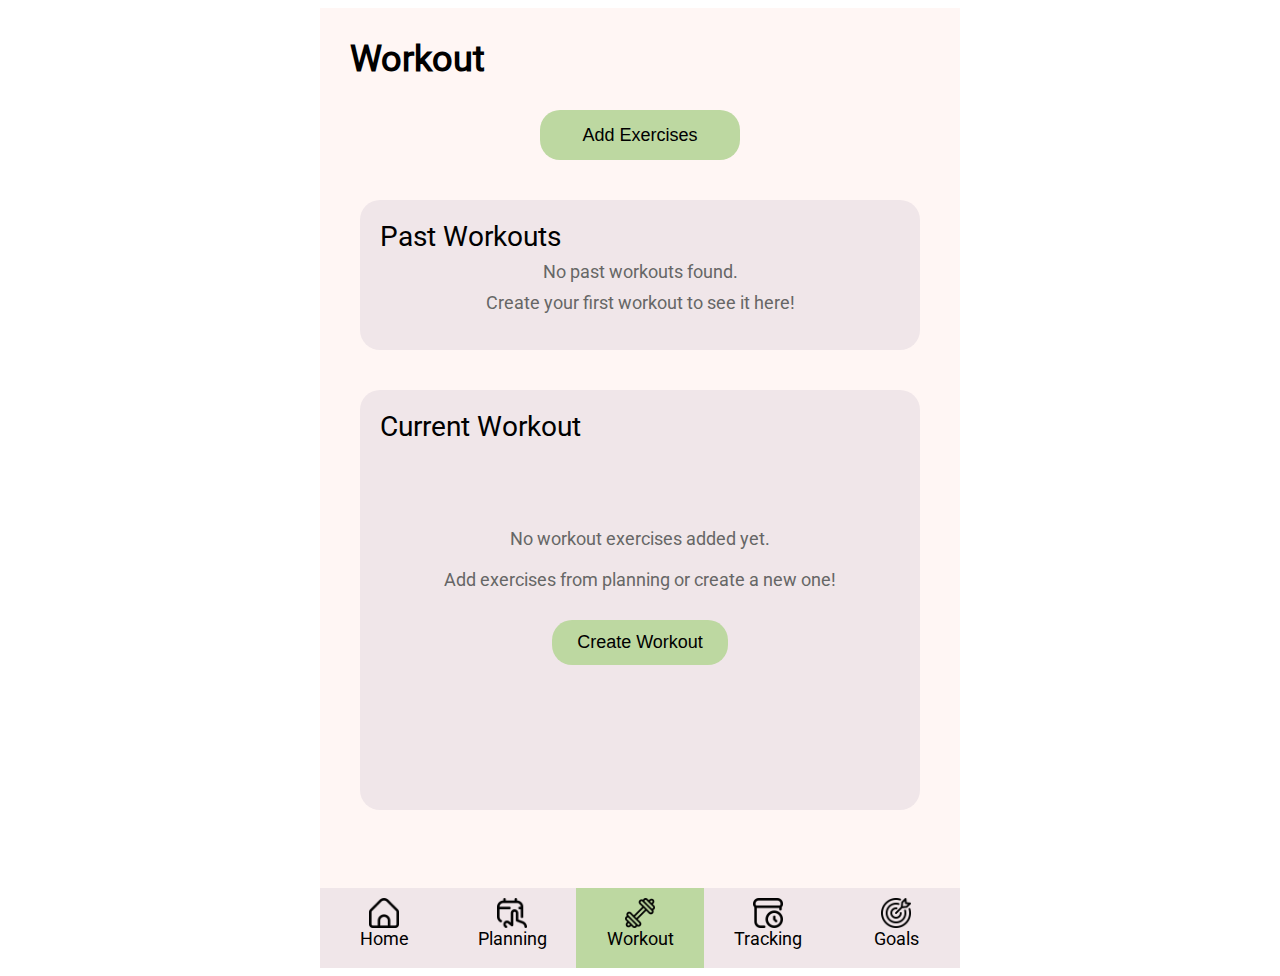
<file: html/workout.html>
<!DOCTYPE html>

<head>
    <link rel="stylesheet" href="../css/global.css">
    <style>
        h3 {
            margin: 20px;
        }

        .workout-container {
            display: flex;
            flex-direction: column;
            align-items: center;
            margin-top: 20px;
        }

        .section-button {
            width: 200px;
            height: 50px;
            margin-bottom: 40px;
            background-color: #bdd8a1;
            border: none;
            border-radius: 20px;
            font-size: 18px;
            font-weight: normal;
            cursor: pointer;
            transition: background-color 0.3s ease;
        }

        .section-button:hover {
            background-color: #7fa85e;
        }

        .main-workout-area {
            width: 560px;
            height: 420px;
            background-color: #f0e6e9;
            border-radius: 20px;
            margin: auto;
            display: flex;
            flex-direction: column;
            align-content: flex-start;
            padding: 0;
            box-sizing: border-box;
            position: relative;
            overflow-y: auto;
        }
        
        .main-workout-title {
            font-size: 28px;
            margin: 20px;
            text-wrap: nowrap;
        }

        .empty-state {
            display: flex;
            flex-direction: column;
            align-items: center;
            justify-content: center;
            text-align: center;
            position: absolute;
            top: 55%;
            left: 0;
            right: 0;
            transform: translateY(-70%);
            width: 100%;
            padding: 0 20px;
            box-sizing: border-box;
        }

        .empty-state p {
            font-size: 18px;
            margin: 10px 0;
            color: #666;
        }

        .create-workout-btn {
            padding: 12px 25px;
            background-color: #bdd8a1;
            border: none;
            border-radius: 20px;
            font-size: 18px;
            font-weight: normal;
            cursor: pointer;
            margin-top: 20px;
            transition: background-color 0.3s ease;
        }
        
        .create-workout-btn:hover {
            background-color: #7fa85e;
        }

        .past-workouts {
            width: 560px;
            height: 150px;
            background-color: #f0e6e9;
            border-radius: 20px;
            margin: auto;
            padding: 0;
            box-sizing: border-box;
            display: flex;
            flex-direction: column;
            align-content: flex-start;
            position: relative;
        }
        
        .past-workouts + .main-workout-area {
            margin-top: 40px;
        }
        
        .past-workouts-title {
            font-size: 28px;
            margin-top: 20px;
            margin-left: 20px;
            text-wrap: nowrap;
        }
        
        .past-workouts-empty {
            display: flex;
            flex-direction: column;
            align-items: center;
            justify-content: center;
            position: absolute;
            top: 50%;
            left: 0;
            right: 0;
            transform: translateY(-30%);
            width: 100%;
            padding: 0 20px;
            box-sizing: border-box;
        }
        
        .past-workouts-empty p {
            font-size: 18px;
            color: #666;
            margin: 5px 0;
        }
        
        /* Styles for workout details and exercise list */
        .workout-details {
            padding: 0 20px;
            height: 100%;
            overflow-y: auto;
        }
        
        .exercises-list {
            display: flex;
            flex-direction: column;
            width: 100%;
        }
        
        .exercise-item {
            background-color: #fff6f4;
            border-radius: 20px;
            padding: 15px;
            margin: 8px 0;
            display: flex;
            justify-content: space-between;
            align-items: center;
            box-shadow: 0 2px 5px rgba(0, 0, 0, 0.05);
        }
        
        .exercise-item.completed {
            background-color: #e8f5d6;
            border-left: 5px solid #7fa85e;
        }
        
        .exercise-actions {
            display: flex;
            gap: 10px;
            align-items: center;
        }
        
        .exercise-content {
            display: flex;
            flex-grow: 1;
            align-items: center;
            gap: 15px;
        }
        
        .exercise-info {
            flex-grow: 1;
        }
        
        .exercise-name {
            font-weight: bold;
            font-size: 18px;
            color: #000;
        }
        
        .exercise-details {
            font-size: 16px;
            color: #666;
            margin-top: 6px;
        }
        
        .exercise-sets {
            font-size: 16px;
            color: #666;
            margin-top: 6px;
        }
        
        .exercise-difficulty {
            padding: 3px 8px;
            border-radius: 20px;
            font-size: 16px;
            margin-right: 5px;
            display: inline-block;
        }
        
        .difficulty-Easy {
            background-color: #bdd8a1;
            color: #2c3e50;
        }
        
        .difficulty-Medium {
            background-color: #f9f4b2;
            color: #2c3e50;
        }
        
        .difficulty-Hard {
            background-color: #d88c8c;
            color: #2c3e50;
        }
        
        .exercise-type {
            background-color: #f0e6e9;
            padding: 3px 8px;
            border-radius: 20px;
            font-size: 16px;
            color: #2c3e50;
            display: inline-block;
        }
        
        .remove-exercise-btn {
            background-color: #d88c8c;
            border: none;
            border-radius: 20px;
            padding: 8px 15px;
            cursor: pointer;
            transition: background-color 0.3s ease;
            font-weight: bold;
            color: #000;
        }
        
        .remove-exercise-btn:hover {
            background-color: #b35f5f;
        }
        
        .workout-actions {
            display: flex;
            justify-content: center;
            margin: 20px 0;
            width: 560px;
        }
        
        #complete-workout-container {
            width: 100%;
            margin: 20px auto 0 auto;
            display: none; /* Will be toggled by JavaScript */
            justify-content: center;
            width: 560px;
            margin: 20px auto;
        }
        
        .complete-workout-btn {
            background-color: #bdd8a1;
            border: none;
            border-radius: 20px;
            padding: 12px 25px;
            cursor: pointer;
            transition: background-color 0.3s ease;
            font-weight: bold;
            font-size: 18px;
            color: #000;
        }
        
        .complete-workout-btn:hover {
            background-color: #7fa85e;
        }
        
        .end-workout-btn {
            background-color: #d88c8c;
            border: none;
            border-radius: 20px;
            padding: 12px 25px;
            cursor: pointer;
            transition: background-color 0.3s ease;
            font-weight: bold;
            font-size: 18px;
            color: #000;
            margin: 0 10px;
        }
        
        .end-workout-btn:hover {
            background-color: #b35f5f;
        }
        
        .checkbox-container {
            display: inline-block;
            position: relative;
            cursor: pointer;
            user-select: none;
            width: 24px;
            height: 24px;
        }
        
        .checkbox-container input {
            position: absolute;
            opacity: 0;
            cursor: pointer;
            height: 0;
            width: 0;
        }
        
        .checkmark {
            position: absolute;
            top: 0;
            left: 0;
            height: 24px;
            width: 24px;
            background-color: #fff;
            border: 2px solid #bdd8a1;
            border-radius: 20px;
            transition: all 0.2s ease;
        }
        
        .checkbox-container:hover .checkmark {
            background-color: #f0f9e8;
        }
        
        .checkbox-container input:checked ~ .checkmark {
            background-color: #7fa85e;
            border-color: #7fa85e;
        }
        
        .checkmark:after {
            content: "";
            position: absolute;
            display: none;
        }
        
        .checkbox-container input:checked ~ .checkmark:after {
            display: block;
        }
        
        .checkbox-container .checkmark:after {
            left: 9px;
            top: 5px;
            width: 5px;
            height: 10px;
            border: solid white;
            border-width: 0 2px 2px 0;
            transform: rotate(45deg);
        }
        
        /* Past workouts list styles */
        .past-workouts-list {
            padding: 0 20px;
            display: flex;
            overflow-x: auto;
            gap: 15px;
            margin-top: 10px;
        }
        
        .past-workout-item {
            background-color: #fff6f4;
            border-radius: 20px;
            padding: 12px 15px;
            min-width: 160px;
            max-width: 160px;
            height: 50px;
            display: flex;
            flex-direction: column;
            justify-content: space-between;
            box-shadow: 0 2px 5px rgba(0, 0, 0, 0.05);
            position: relative;
        }
        
        .past-workout-info {
            display: flex;
            flex-direction: column;
        }
        
        .past-workout-name {
            font-weight: bold;
            font-size: 14px;
            color: #333;
            white-space: nowrap;
            overflow: hidden;
            text-overflow: ellipsis;
        }
        
        .past-workout-date, .past-workout-count {
            font-size: 14px;
            color: #666;
            margin-top: 3px;
        }
        
        .delete-workout-btn {
            position: absolute;
            top: 6px;
            right: 6px;
            width: 22px;
            height: 22px;
            border-radius: 20px;
            background-color: #d88c8c;
            color: white;
            border: none;
            font-size: 16px;
            display: flex;
            align-items: center;
            justify-content: center;
            cursor: pointer;
            transition: background-color 0.2s ease;
        }
        
        .delete-workout-btn:hover {
            background-color: #b35f5f;
        }
    </style>
</head>

<html>
    <body>
        <div class="device">
            <h1>Workout</h1>

            <div class="workout-container">
                <button class="section-button" onclick="location.href='./planning.html'">Add Exercises</button>
                
                <div class="past-workouts">
                    <div class="past-workouts-title">Past Workouts</div>
                    <div id="past-workouts-content">
                        <div class="past-workouts-empty">
                            <p>No past workouts found.</p>
                            <p>Create your first workout to see it here!</p>
                        </div>
                    </div>
                </div>

                <div class="main-workout-area">
                    <div class="main-workout-title">Current Workout</div>
                    <div id="workout-content">
                        <div class="empty-state">
                            <p>No workout exercises added yet.</p>
                            <p>Add exercises from planning or create a new one!</p>
                            <button class="create-workout-btn" onclick="location.href='./planning.html'">Create Workout</button>
                        </div>
                    </div>
                </div>
                
                <!-- Complete Workout button container -->
                <div id="complete-workout-container">
                    <button class="complete-workout-btn" onclick="completeWorkout()">Complete Workout</button>
                </div>
            </div>

            <div class="bottom-nav">
                <div class="inactive">
                    <img src="../resources/images/navbar/home.png">
                    <a href="../index.html">Home</a>
                </div>
                <div class="inactive">
                    <img src="../resources/images/navbar/planning.png">
                    <a href="./planning.html">Planning</a>
                </div>
                <div class="active">
                    <img src="../resources/images/navbar/workout.png">
                    <a href="./workout.html">Workout</a>
                </div>
                <div class="inactive">
                    <img src="../resources/images/navbar/tracking.png">
                    <a href="./tracking.html">Tracking</a>
                </div>
                <div class="inactive">
                    <img src="../resources/images/navbar/goals.png">
                    <a href="./goals.html">Goals</a>
                </div>
            </div>
        </div>

        <script>
            // Load workout data from localStorage
            function loadWorkouts() {
                // Get current workout
                const currentWorkout = JSON.parse(localStorage.getItem('currentWorkout'));
                displayCurrentWorkout(currentWorkout);
                
                // Get past workouts
                const pastWorkouts = JSON.parse(localStorage.getItem('pastWorkouts')) || [];
                displayPastWorkouts(pastWorkouts);
            }
            
            // Display current workout
            function displayCurrentWorkout(workout) {
                const workoutContent = document.getElementById('workout-content');
                const completeWorkoutContainer = document.getElementById('complete-workout-container');
                
                if (!workout || !workout.exercises || workout.exercises.length === 0) {
                    workoutContent.innerHTML = `
                        <div class="empty-state">
                            <p>No workout exercises added yet.</p>
                            <p>Add exercises from planning or create a new one!</p>
                            <button class="create-workout-btn" onclick="location.href='./planning.html'">Create Workout</button>
                        </div>
                    `;
                    // Hide the complete workout button
                    completeWorkoutContainer.style.display = 'none';
                    console.log('No workout exercises - hiding button');
                    return;
                }
                
                let html = `
                    <div class="workout-details">
                        <div class="exercises-list">
                `;
                
                workout.exercises.forEach(exercise => {
                    const completedClass = exercise.completed ? 'completed' : '';
                    const checkedAttr = exercise.completed ? 'checked' : '';
                    
                    html += `
                        <div class="exercise-item ${completedClass}" data-id="${exercise.exerciseId}">
                            <div class="exercise-content">
                                <label class="checkbox-container">
                                    <input type="checkbox" class="exercise-checkbox" data-id="${exercise.exerciseId}" ${checkedAttr}>
                                    <span class="checkmark"></span>
                                </label>
                                <div class="exercise-info">
                                    <div class="exercise-name">${exercise.name}</div>
                                    <div class="exercise-details">
                                        <span class="difficulty-${exercise.difficulty} exercise-difficulty">${exercise.difficulty}</span>
                                        <span class="exercise-type">${exercise.type}</span>
                                    </div>
                                    <div class="exercise-sets">Sets: ${exercise.sets} | Reps: ${exercise.reps}</div>
                                </div>
                            </div>
                            <button class="remove-exercise-btn" data-id="${exercise.exerciseId}">Remove</button>
                        </div>
                    `;
                });
                
                html += `
                        </div>
                    </div>
                `;
                
                workoutContent.innerHTML = html;
                
                completeWorkoutContainer.style.display = 'flex';
                
                // Add event listeners
                document.querySelectorAll('.remove-exercise-btn').forEach(button => {
                    button.addEventListener('click', function() {
                        const exerciseId = this.getAttribute('data-id');
                        removeExerciseFromWorkout(exerciseId);
                    });
                });
                
                document.querySelectorAll('.exercise-checkbox').forEach(checkbox => {
                    checkbox.addEventListener('change', function() {
                        const exerciseId = this.getAttribute('data-id');
                        toggleExerciseCompletion(exerciseId, this.checked);
                    });
                });
            }
            
            // Display past workouts
            function displayPastWorkouts(workouts) {
                const pastWorkoutsContent = document.getElementById('past-workouts-content');
                
                if (!workouts || workouts.length === 0) {
                    pastWorkoutsContent.innerHTML = `
                        <div class="past-workouts-empty">
                            <p>No past workouts found.</p>
                            <p>Create your first workout to see it here!</p>
                        </div>
                    `;
                    return;
                }
                
                let html = `<div class="past-workouts-list">`;
                
                // Display most recent 3 workouts
                const recentWorkouts = workouts.slice(0, 3);
                
                recentWorkouts.forEach(workout => {
                    const completedDate = new Date(workout.completed).toLocaleDateString();
                    const exerciseCount = workout.exercises.length;
                    const completedExercises = workout.exercises.filter(ex => ex.completed).length;
                    
                    // Format workout name with date
                    const workoutDate = new Date(workout.created).toLocaleDateString('en-US', {
                        month: 'short',
                        day: 'numeric',
                        year: 'numeric'
                    });
                    const workoutName = `Workout ${workoutDate}`;
                    
                    html += `
                        <div class="past-workout-item" data-id="${workout.id}">
                            <button class="delete-workout-btn" data-id="${workout.id}">&times;</button>
                            <div class="past-workout-info">
                                <span class="past-workout-name">${workoutName}</span>
                                <span class="past-workout-date">Completed: ${completedDate}</span>
                                <span class="past-workout-count">${completedExercises}/${exerciseCount} exercises</span>
                            </div>
                        </div>
                    `;
                });
                
                html += `</div>`;
                pastWorkoutsContent.innerHTML = html;
                
                // Add event listeners for delete buttons
                document.querySelectorAll('.delete-workout-btn').forEach(button => {
                    button.addEventListener('click', function(e) {
                        e.stopPropagation(); // Prevent triggering parent click events
                        const workoutId = this.getAttribute('data-id');
                        deletePastWorkout(workoutId);
                    });
                });
            }
            
            // Delete a past workout
            function deletePastWorkout(workoutId) {
                // Get past workouts
                let pastWorkouts = JSON.parse(localStorage.getItem('pastWorkouts')) || [];
                
                // Find workout index
                const workoutIndex = pastWorkouts.findIndex(w => w.id == workoutId);
                
                if (workoutIndex !== -1) {
                    // Remove the workout
                    pastWorkouts.splice(workoutIndex, 1);
                    
                    // Save back to localStorage
                    localStorage.setItem('pastWorkouts', JSON.stringify(pastWorkouts));
                    
                    // Refresh display
                    displayPastWorkouts(pastWorkouts);
                    
                    console.log(`Workout deleted`);
                }
            }
            
            // Remove exercise from current workout
            function removeExerciseFromWorkout(exerciseId) {
                let workout = JSON.parse(localStorage.getItem('currentWorkout'));
                
                if (!workout) return;
                
                workout.exercises = workout.exercises.filter(ex => ex.exerciseId != exerciseId);
                localStorage.setItem('currentWorkout', JSON.stringify(workout));
                
                // Refresh display
                displayCurrentWorkout(workout);
                
                console.log(`Exercise removed from workout`);
            }
            
            // Complete current workout
            function completeWorkout() {
                const workout = JSON.parse(localStorage.getItem('currentWorkout'));
                
                if (!workout || !workout.exercises || workout.exercises.length === 0) {
                    console.log('Cannot complete an empty workout!');
                    return;
                }
                
                // Count completed exercises
                const completedExercises = workout.exercises.filter(ex => ex.completed).length;
                const totalExercises = workout.exercises.length;
                
                // Set completion time
                workout.completed = new Date().toISOString();
                
                // Update workout name with date if it's still the default
                if (workout.name === "My Workout") {
                    const workoutDate = new Date(workout.created).toLocaleDateString('en-US', {
                        month: 'short',
                        day: 'numeric',
                        year: 'numeric'
                    });
                    workout.name = `Workout ${workoutDate}`;
                }
                
                // Get past workouts or initialize
                let pastWorkouts = JSON.parse(localStorage.getItem('pastWorkouts')) || [];
                
                // Add this workout to past workouts
                pastWorkouts.unshift(workout); // Add to beginning of array
                
                // Save back to localStorage
                localStorage.setItem('pastWorkouts', JSON.stringify(pastWorkouts));
                
                // Add workout to tracking page data
                addWorkoutToTracking(workout);
                
                // Update workout history
                const workoutHistory = JSON.parse(localStorage.getItem('workoutHistory')) || [];
                workoutHistory.push(workout);
                localStorage.setItem('workoutHistory', JSON.stringify(workoutHistory));
                
                // Trigger storage event for goals tracking
                localStorage.setItem('completedWorkouts', Date.now());
                
                // Clear current workout
                localStorage.removeItem('currentWorkout');
                
                // Refresh display
                loadWorkouts();
                
                console.log(`Workout completed with ${completedExercises} out of ${totalExercises} exercises finished!`);
            }
            
            // Add workout to tracking data structure
            function addWorkoutToTracking(workout) {
                // Get current day of week
                const daysOfWeek = ["Sun", "Mon", "Tue", "Wed", "Thu", "Fri", "Sat"];
                const today = new Date().getDay();
                const currentDay = daysOfWeek[today];
                
                // Load tracking data
                let dayData = JSON.parse(localStorage.getItem("dayData")) || {
                    Sun: { pastWeek: [], meals: [] },
                    Mon: { pastWeek: [], meals: [] },
                    Tue: { pastWeek: [], meals: [] },
                    Wed: { pastWeek: [], meals: [] },
                    Thu: { pastWeek: [], meals: [] },
                    Fri: { pastWeek: [], meals: [] },
                    Sat: { pastWeek: [], meals: [] }
                };
                
                // Format workout details for display in tracking
                const completedExercises = workout.exercises.filter(ex => ex.completed);
                const workoutDate = new Date(workout.created).toLocaleDateString('en-US', {
                    month: 'short',
                    day: 'numeric',
                    year: 'numeric'
                });
                
                // Create workout summary
                const workoutSummary = {
                    name: `Workout ${workoutDate}`,
                    details: `${completedExercises.length}/${workout.exercises.length} exercises completed`,
                    exercises: completedExercises.map(ex => ({
                        name: ex.name,
                        type: ex.type,
                        difficulty: ex.difficulty,
                        sets: ex.sets,
                        reps: ex.reps
                    }))
                };
                
                // Add to tracking data
                dayData[currentDay].pastWeek.push(workoutSummary);
                
                // Save back to localStorage
                localStorage.setItem("dayData", JSON.stringify(dayData));
                
                console.log(`Workout added to tracking for ${currentDay}`);
            }
            
            // Toggle exercise completion status
            function toggleExerciseCompletion(exerciseId, isCompleted) {
                let workout = JSON.parse(localStorage.getItem('currentWorkout'));
                
                if (!workout) return;
                
                // Find the exercise and update its completion status
                const exerciseIndex = workout.exercises.findIndex(ex => ex.exerciseId == exerciseId);
                if (exerciseIndex !== -1) {
                    workout.exercises[exerciseIndex].completed = isCompleted;
                    
                    // Update the UI
                    const exerciseElement = document.querySelector(`.exercise-item[data-id="${exerciseId}"]`);
                    if (exerciseElement) {
                        if (isCompleted) {
                            exerciseElement.classList.add('completed');
                        } else {
                            exerciseElement.classList.remove('completed');
                        }
                    }
                    
                    // Save to localStorage
                    localStorage.setItem('currentWorkout', JSON.stringify(workout));
                }
            }
            
            // Load workouts when page loads
            window.addEventListener('DOMContentLoaded', loadWorkouts);
        </script>
    </body>
</html>
</file>
<file: css/global.css>
@font-face {
    font-family: 'Roboto';
    src: url('../resources/fonts/Roboto/Roboto-Regular.ttf') format('truetype');
    font-style: normal;
}

/* applying Roboto across the elements we use */
h1, h2 {
    font-family: 'Roboto';
    margin: 30px;
}

div {
    font-family: 'Roboto';
    font-size: 18px;
}

p {
    font-size: 18px;
}

button {
    font-size: 18px;
}

.device {
    justify-self: center;
    width: 640px;
    height: 960px;
    overflow:hidden;
    background-color: #fff6f4;
    position:relative;
}

.bottom-nav {
    display: flex;
    margin: auto;
    height: 80px;
    width: 640px;
    justify-content: space-around;
    position: absolute;
    bottom: 0;
    background-color: #f0e6e9;
}

.bottom-nav .active {
    display: block;
    width: 128px;
    background-color: #bdd8a1;
    color: #000;
    text-align: center;
}

.bottom-nav .inactive {
    display: block;
    width: 128px;
    text-align: center;
}

.bottom-nav img {
    height: 30px;
    width: 30px;
    display: block;
    margin-top: 10px;
    margin-left: auto;
    margin-right: auto;
    pointer-events: none
}

.bottom-nav a {
    position: absolute;
    display: block;
    color: #000;
    height: 100px; /* a little jank as it makes the link protrude below, but it gets where the text needs to be */
    width: 128px;
    z-index: 3;
    top: 0px;
    align-content: center;
    text-decoration: none;
}
</file>
